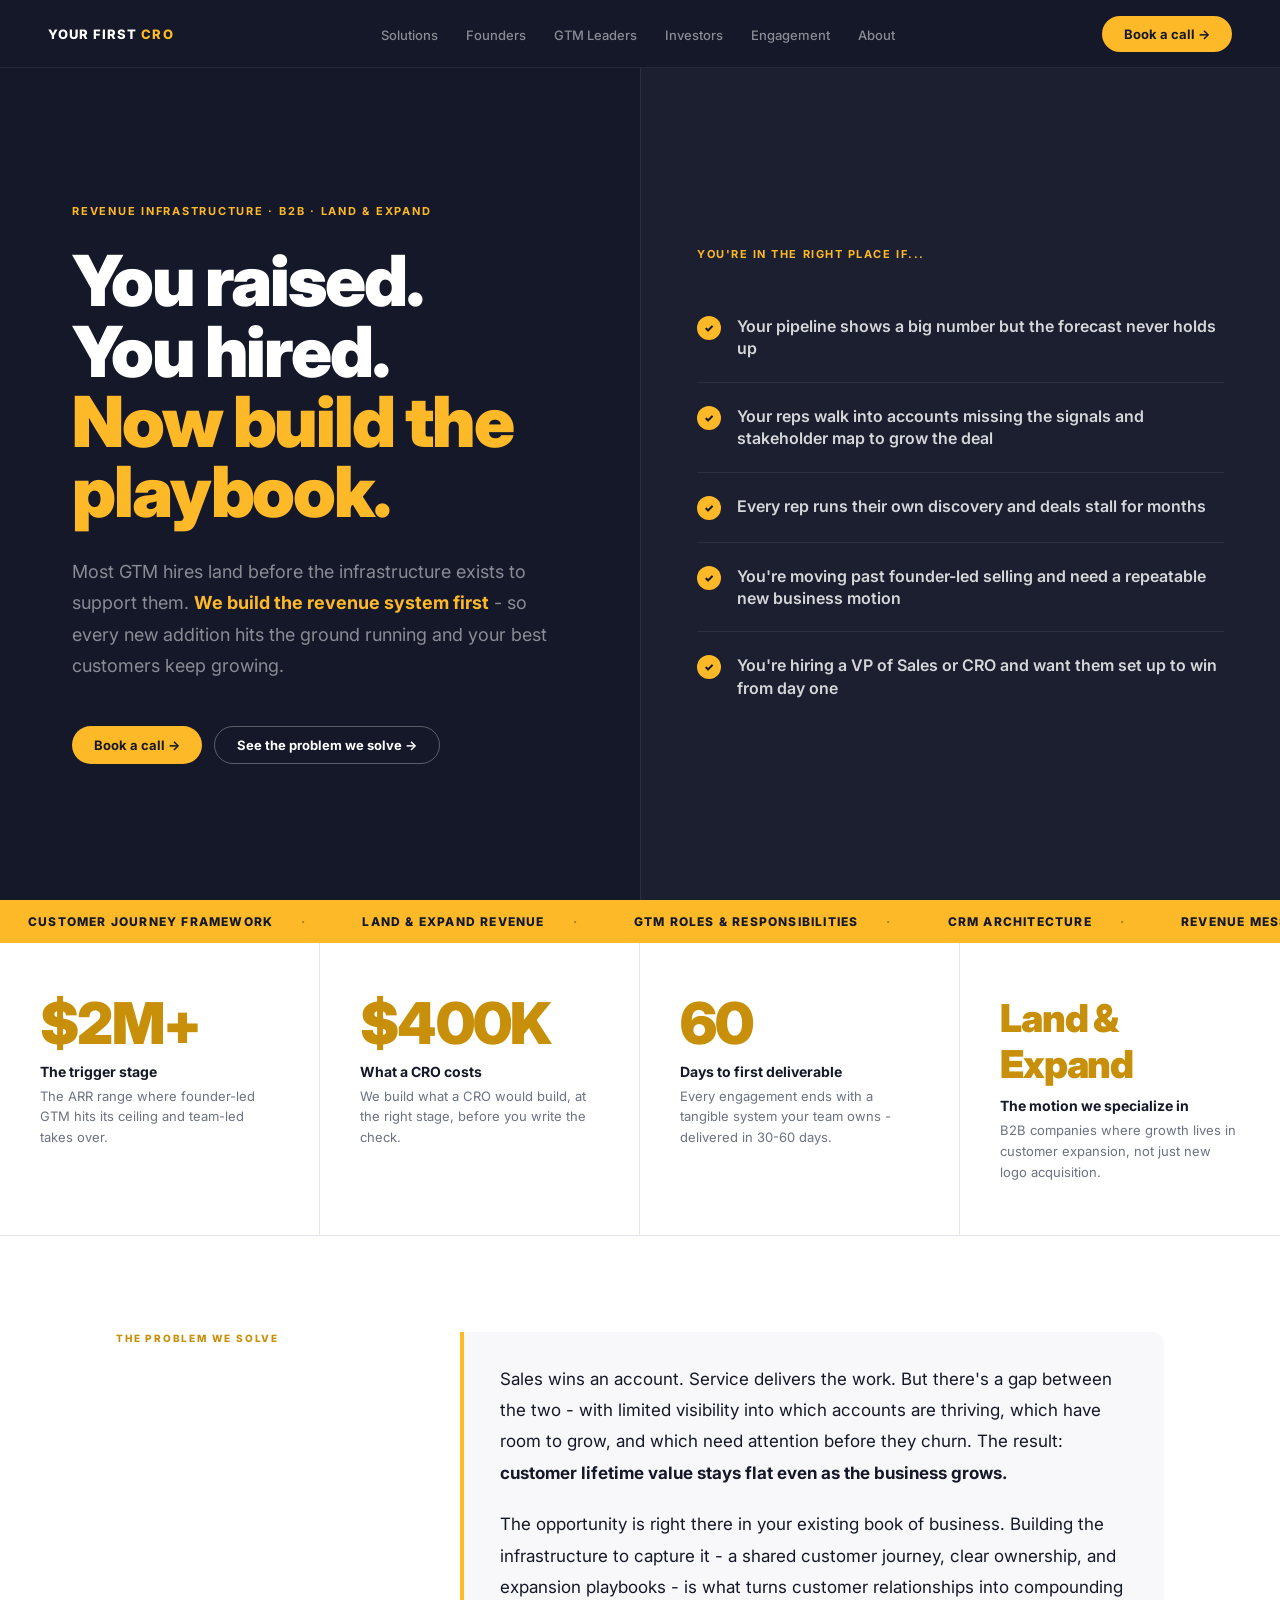
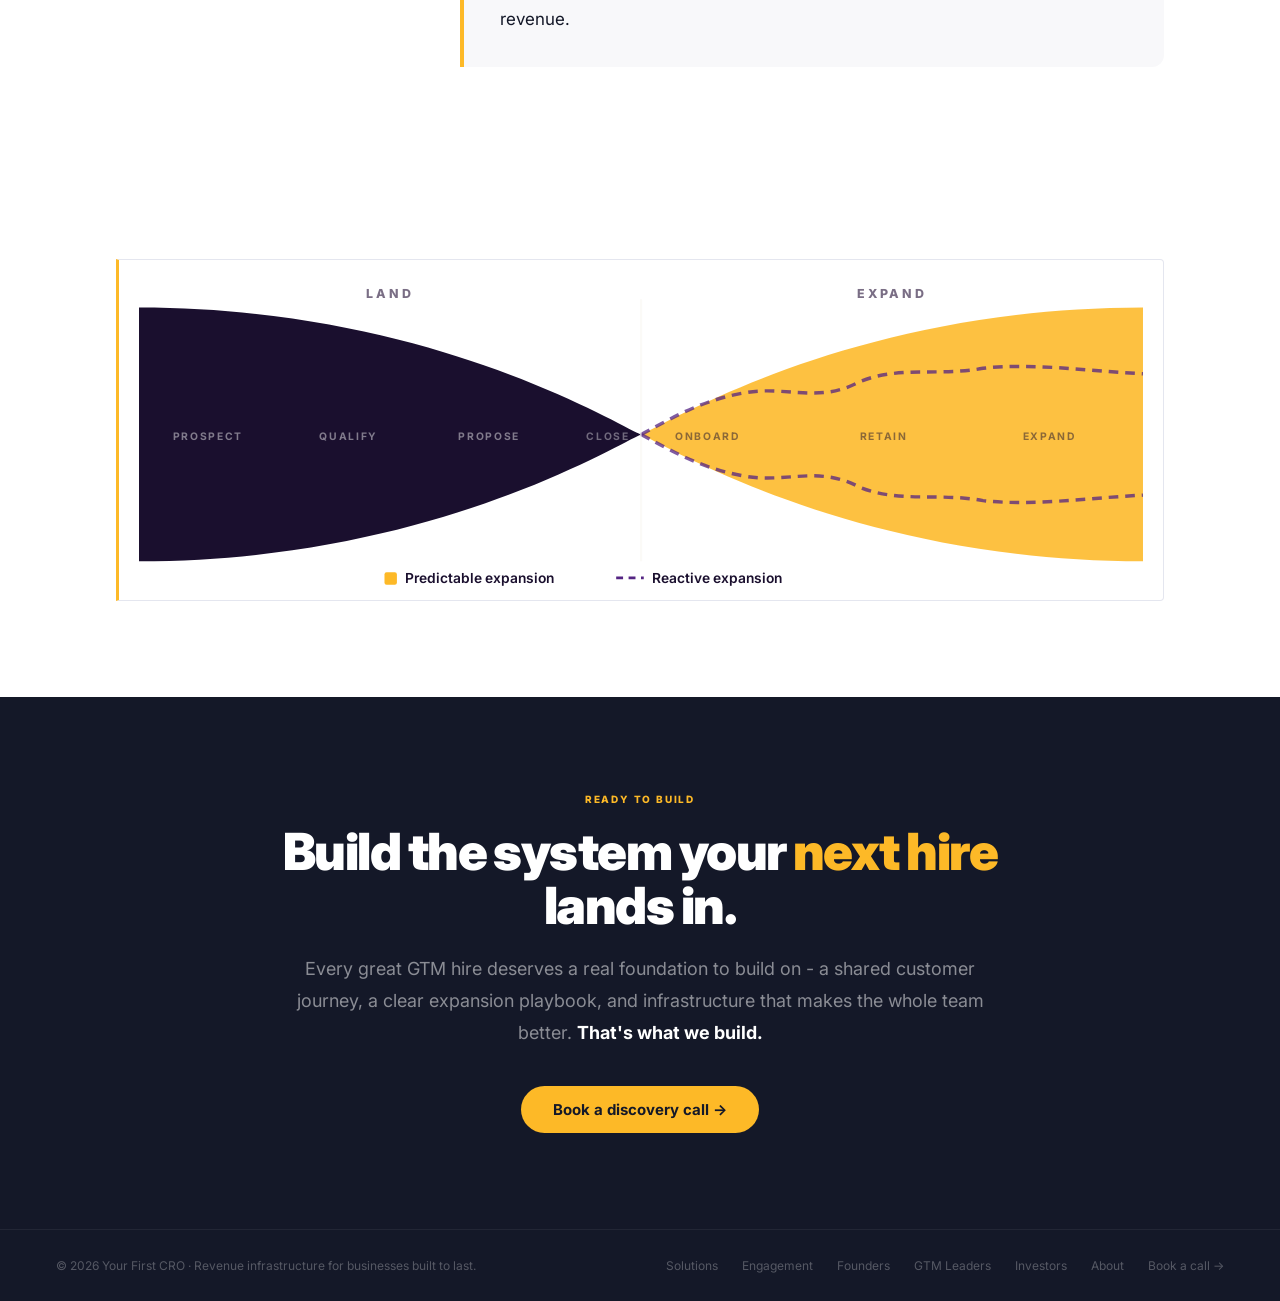
<file: index.html>
<!DOCTYPE html>
<html lang="en">
<head>
  <meta charset="UTF-8" />
  <meta name="viewport" content="width=device-width, initial-scale=1.0" />
  <title>Your First CRO — Revenue Infrastructure for B2B Companies</title>
  <link rel="preconnect" href="https://fonts.googleapis.com" />
  <link rel="preconnect" href="https://fonts.gstatic.com" crossorigin />
  <link href="https://fonts.googleapis.com/css2?family=Inter:wght@300;400;500;600;700;800;900&display=swap" rel="stylesheet" />
  <style>
    *, *::before, *::after { box-sizing: border-box; margin: 0; padding: 0; }
    :root {
      --dark:    #141828;
      --dark2:   #1C2240;
      --dark3:   #252D50;
      --white:   #FFFFFF;
      --offwhite:#F8F8FA;
      --light2:  #F0F0F4;
      --text:    #141828;
      --muted:   #6B7280;
      --border:  #E4E6EF;
      --gold:    #FDB927;
      --gold-dk: #C8900A;
    }
    html { scroll-behavior: smooth; }
    body { background: var(--white); color: var(--text); font-family: 'Inter', sans-serif; -webkit-font-smoothing: antialiased; }

    /* -- NAV -- */
    nav {
      position: fixed; top: 0; left: 0; right: 0; z-index: 100;
      display: flex; align-items: center; justify-content: space-between;
      padding: 0 48px; height: 68px;
      background: var(--dark); border-bottom: 1px solid rgba(255,255,255,.07);
    }
    .logo { font-size: 13px; font-weight: 800; letter-spacing: .08em; text-transform: uppercase; color: #fff; text-decoration: none; }
    .logo em { font-style: normal; color: var(--gold); }
    .nav-links { display: flex; gap: 28px; list-style: none; }
    .nav-links a { font-size: 13px; font-weight: 500; color: rgba(255,255,255,.5); text-decoration: none; transition: color .2s; }
    .nav-links a:hover { color: #fff; }
    .pill { display: inline-flex; align-items: center; gap: 6px; padding: 10px 22px; border-radius: 999px; font-size: 13px; font-weight: 700; text-decoration: none; border: none; cursor: pointer; transition: all .2s; }
    .pill-gold { background: var(--gold); color: var(--dark); }
    .pill-gold:hover { background: var(--gold-dk); color: #fff; transform: translateY(-1px); }
    .pill-outline { background: transparent; color: #fff; border: 1.5px solid rgba(255,255,255,.3); }
    .pill-outline:hover { border-color: var(--gold); color: var(--gold); }

    /* -- HERO -- */
    .hero {
      background: var(--dark);
      min-height: 100vh;
      display: grid;
      grid-template-columns: 1fr 1fr;
      align-items: center;
      padding-top: 68px;
      overflow: hidden;
    }
    .hero-left { padding: 80px 56px 80px 72px; }
    .hero-kicker { font-size: 11px; font-weight: 700; letter-spacing: .16em; text-transform: uppercase; color: var(--gold); margin-bottom: 28px; }
    .hero h1 { font-size: clamp(44px, 5.5vw, 76px); font-weight: 900; line-height: 1.0; letter-spacing: -.03em; color: #fff; margin-bottom: 28px; }
    .hero h1 em { font-style: normal; color: var(--gold); }
    .hero-sub { font-size: 18px; color: rgba(255,255,255,.5); line-height: 1.75; margin-bottom: 44px; max-width: 480px; }
    .hero-sub strong { color: var(--gold); font-weight: 700; }
    .hero-actions { display: flex; gap: 12px; flex-wrap: wrap; }
    .hero-right {
      background: rgba(255,255,255,.03);
      border-left: 1px solid rgba(255,255,255,.07);
      height: 100%;
      display: flex; flex-direction: column; justify-content: center;
      padding: 80px 56px;
    }
    .hero-right-label { font-size: 11px; font-weight: 700; letter-spacing: .14em; text-transform: uppercase; color: var(--gold); margin-bottom: 32px; }
    .trigger-row { display: flex; align-items: flex-start; gap: 16px; padding: 22px 0; border-bottom: 1px solid rgba(255,255,255,.07); }
    .trigger-row:last-child { border-bottom: none; }
    .t-check { width: 24px; height: 24px; border-radius: 50%; background: var(--gold); color: var(--dark); font-size: 11px; font-weight: 900; display: flex; align-items: center; justify-content: center; flex-shrink: 0; margin-top: 1px; }
    .t-text { font-size: 16px; font-weight: 600; color: rgba(255,255,255,.82); line-height: 1.4; }

    /* -- TICKER -- */
    .ticker-wrap { background: var(--gold); overflow: hidden; padding: 14px 0; }
    .ticker-inner { display: flex; width: max-content; animation: ticker 35s linear infinite; }
    .ticker-inner:hover { animation-play-state: paused; }
    .ticker-item { font-size: 12px; font-weight: 800; color: var(--dark); padding: 0 28px; text-transform: uppercase; letter-spacing: .1em; white-space: nowrap; }
    .ticker-item::after { content: '·'; margin-left: 28px; opacity: .35; }
    @keyframes ticker { from { transform: translateX(0); } to { transform: translateX(-50%); } }

    /* -- STATS -- */
    .stats-row { display: grid; grid-template-columns: repeat(4, 1fr); background: var(--white); border-bottom: 1px solid var(--border); }
    .stat-block { padding: 52px 40px; border-right: 1px solid var(--border); }
    .stat-block:last-child { border-right: none; }
    .stat-num { font-size: clamp(38px, 4.5vw, 60px); font-weight: 900; letter-spacing: -.03em; color: var(--gold-dk); line-height: 1; margin-bottom: 10px; }
    .stat-label { font-size: 14px; font-weight: 700; color: var(--text); margin-bottom: 6px; }
    .stat-desc { font-size: 13px; color: var(--muted); line-height: 1.6; }

    /* -- SECTION HELPERS -- */
    .sec-dark { background: var(--dark); color: #fff; }
    .sec-white { background: var(--white); }
    .sec-offwhite { background: var(--offwhite); }
    .wrap { max-width: 1160px; margin: 0 auto; padding: 96px 56px; }
    .wrap-sm { max-width: 820px; margin: 0 auto; padding: 96px 56px; }
    .section-kicker { font-size: 10px; font-weight: 800; letter-spacing: .18em; text-transform: uppercase; color: var(--gold-dk); margin-bottom: 16px; }
    .section-kicker-light { color: var(--gold); }
    .section-h2 { font-size: clamp(30px, 3.8vw, 50px); font-weight: 900; line-height: 1.05; letter-spacing: -.03em; }

    /* -- PROBLEM -- */
    .problem-grid { display: grid; grid-template-columns: 280px 1fr; gap: 64px; align-items: start; }
    .problem-label { font-size: 10px; font-weight: 800; letter-spacing: .18em; text-transform: uppercase; color: var(--muted); padding-top: 4px; }
    .problem-card { border-left: 4px solid var(--gold); padding: 32px 36px; background: var(--offwhite); border-radius: 0 12px 12px 0; }
    .problem-card p { font-size: 17px; color: var(--text); line-height: 1.85; margin-bottom: 20px; }
    .problem-card p:last-child { margin-bottom: 0; }
    .problem-card strong { color: var(--dark); font-weight: 700; }

    /* -- FUNNEL -- */
    .funnel-header { margin-bottom: 48px; }
    .funnel-header h2 { font-size: clamp(28px, 3.5vw, 46px); font-weight: 900; line-height: 1.05; letter-spacing: -.03em; color: #fff; margin-top: 12px; }
    .funnel-header h2 em { font-style: normal; color: var(--gold); }
    .funnel-legend { display: flex; gap: 32px; margin-top: 24px; align-items: center; }
    .legend-item { display: flex; align-items: center; gap: 10px; font-size: 13px; font-weight: 600; color: rgba(255,255,255,.45); }
    .legend-line { width: 32px; height: 2px; }
    .legend-line.solid { background: #fff; }
    .legend-line.dashed { background: transparent; border-top: 2px dashed rgba(255,255,255,.5); }

    /* -- CTA -- */
    .cta-wrap { background: var(--dark); padding: 96px 56px; text-align: center; }
    .cta-inner { max-width: 720px; margin: 0 auto; }
    .cta-inner h2 { font-size: clamp(32px, 4vw, 56px); font-weight: 900; line-height: 1.05; letter-spacing: -.03em; color: #fff; margin-bottom: 20px; }
    .cta-inner h2 em { font-style: normal; color: var(--gold); }
    .cta-inner p { font-size: 18px; color: rgba(255,255,255,.5); line-height: 1.8; margin-bottom: 36px; }
    .cta-inner strong { color: #fff; }

    /* -- ABOUT -- */
    .about-grid { display: grid; grid-template-columns: 1fr 320px; gap: 80px; align-items: start; }
    .about-bio p { font-size: 17px; color: var(--text); line-height: 1.85; margin-bottom: 24px; }
    .about-bio p:last-child { margin-bottom: 0; }
    .about-bio strong { font-weight: 700; }
    .about-sidebar { background: var(--dark); border-radius: 16px; padding: 36px; }
    .about-row { margin-bottom: 24px; padding-bottom: 24px; border-bottom: 1px solid rgba(255,255,255,.08); }
    .about-row:last-child { margin-bottom: 0; padding-bottom: 0; border-bottom: none; }
    .about-row-label { font-size: 9px; font-weight: 800; letter-spacing: .18em; text-transform: uppercase; color: rgba(255,255,255,.35); margin-bottom: 8px; }
    .about-row-value { font-size: 14px; font-weight: 700; color: #fff; line-height: 1.55; }
    .about-name { font-size: 22px; font-weight: 900; color: var(--text); letter-spacing: -.02em; margin-bottom: 4px; }
    .about-email { font-size: 14px; color: var(--gold-dk); font-weight: 500; margin-bottom: 40px; }

    /* -- FOOTER -- */
    footer { background: var(--dark); padding: 28px 56px; display: flex; align-items: center; justify-content: space-between; border-top: 1px solid rgba(255,255,255,.06); }
    footer p { font-size: 12px; color: rgba(255,255,255,.28); }
    footer a { font-size: 12px; color: rgba(255,255,255,.28); text-decoration: none; transition: color .2s; }
    footer a:hover { color: var(--gold); }
    .footer-links { display: flex; gap: 24px; }

    /* -- MOBILE -- */
    @media (max-width: 768px) {
      nav { padding: 0 20px; }
      .nav-links { display: none; }
      .hero { grid-template-columns: 1fr; min-height: auto; }
      .hero-left { padding: 80px 24px 48px; }
      .hero-right { border-left: none; border-top: 1px solid rgba(255,255,255,.07); padding: 48px 24px; }
      .wrap, .wrap-sm { padding: 64px 24px; }
      .stats-row { grid-template-columns: 1fr 1fr; }
      .stat-block { border-right: none; border-bottom: 1px solid var(--border); padding: 36px 24px; }
      .problem-grid { grid-template-columns: 1fr; gap: 24px; }
      .about-grid { grid-template-columns: 1fr; gap: 40px; }
      .cta-wrap { padding: 64px 24px; text-align: center; }
      footer { flex-direction: column; gap: 8px; text-align: center; padding: 24px; }
      .footer-links { flex-direction: column; gap: 8px; align-items: center; }
      .funnel-svg { transform: scale(1.6); transform-origin: center center; margin: 20px 0; }
      .funnel-container { overflow: hidden; }
    }
  </style>
  <link rel="stylesheet" href="mobile.css" />
</head>
<body>

<!-- NAV -->
<nav>
  <a href="/" class="logo">Your First <em>CRO</em></a>
  <ul class="nav-links">
    <li><a href="solutions.html">Solutions</a></li>
    <li><a href="founders.html">Founders</a></li>
    <li><a href="gtm-leaders.html">GTM Leaders</a></li>
    <li><a href="investors.html">Investors</a></li>
    <li><a href="engagement.html">Engagement</a></li>
    <li><a href="about.html">About</a></li>
  </ul>
  <a href="book.html" class="pill pill-gold">Book a call →</a>
  <button class="nav-hamburger" id="hamburger" aria-label="Open menu">
    <span></span><span></span><span></span>
  </button>
</nav>

<!-- HERO -->
<section class="hero">
  <div class="hero-left">
    <div class="hero-kicker">Revenue Infrastructure · B2B · Land & Expand</div>
    <h1>You raised.<br>You hired.<br><em>Now build the playbook.</em></h1>
    <p class="hero-sub">Most GTM hires land before the infrastructure exists to support them. <strong>We build the revenue system first</strong> - so every new addition hits the ground running and your best customers keep growing.</p>
    <div class="hero-actions">
      <a href="book.html" class="pill pill-gold">Book a call →</a>
      <a href="#problem" class="pill pill-outline">See the problem we solve →</a>
    </div>
  </div>
  <div class="hero-right">
    <div class="hero-right-label">You're in the right place if...</div>
    <div class="trigger-row">
      <div class="t-check">✓</div>
      <span class="t-text">Your pipeline shows a big number but the forecast never holds up</span>
    </div>
    <div class="trigger-row">
      <div class="t-check">✓</div>
      <span class="t-text">Your reps walk into accounts missing the signals and stakeholder map to grow the deal</span>
    </div>
    <div class="trigger-row">
      <div class="t-check">✓</div>
      <span class="t-text">Every rep runs their own discovery and deals stall for months</span>
    </div>
    <div class="trigger-row">
      <div class="t-check">✓</div>
      <span class="t-text">You're moving past founder-led selling and need a repeatable new business motion</span>
    </div>
    <div class="trigger-row">
      <div class="t-check">✓</div>
      <span class="t-text">You're hiring a VP of Sales or CRO and want them set up to win from day one</span>
    </div>
  </div>
</section>

<!-- TICKER -->
<div class="ticker-wrap">
  <div class="ticker-inner">
    <span class="ticker-item">Customer Journey Framework</span>
    <span class="ticker-item">Land & Expand Revenue</span>
    <span class="ticker-item">GTM Roles & Responsibilities</span>
    <span class="ticker-item">CRM Architecture</span>
    <span class="ticker-item">Revenue Messaging</span>
    <span class="ticker-item">AI Workflow Agents</span>
    <span class="ticker-item">Outsourced Revenue Partner</span>
    <span class="ticker-item">Time to Value</span>
    <span class="ticker-item">Expansion Playbook</span>
    <span class="ticker-item">Customer Journey Framework</span>
    <span class="ticker-item">Land & Expand Revenue</span>
    <span class="ticker-item">GTM Roles & Responsibilities</span>
    <span class="ticker-item">CRM Architecture</span>
    <span class="ticker-item">Revenue Messaging</span>
    <span class="ticker-item">AI Workflow Agents</span>
    <span class="ticker-item">Outsourced Revenue Partner</span>
    <span class="ticker-item">Time to Value</span>
    <span class="ticker-item">Expansion Playbook</span>
  </div>
</div>

<!-- STATS -->
<section>
  <div class="stats-row">
    <div class="stat-block">
      <div class="stat-num">$2M+</div>
      <div class="stat-label">The trigger stage</div>
      <div class="stat-desc">The ARR range where founder-led GTM hits its ceiling and team-led takes over.</div>
    </div>
    <div class="stat-block">
      <div class="stat-num">$400K</div>
      <div class="stat-label">What a CRO costs</div>
      <div class="stat-desc">We build what a CRO would build, at the right stage, before you write the check.</div>
    </div>
    <div class="stat-block">
      <div class="stat-num">60</div>
      <div class="stat-label">Days to first deliverable</div>
      <div class="stat-desc">Every engagement ends with a tangible system your team owns - delivered in 30-60 days.</div>
    </div>
    <div class="stat-block">
      <div class="stat-num" style="font-size:clamp(26px,3vw,42px);line-height:1.2;">Land &<br>Expand</div>
      <div class="stat-label">The motion we specialize in</div>
      <div class="stat-desc">B2B companies where growth lives in customer expansion, not just new logo acquisition.</div>
    </div>
  </div>
</section>

<!-- THE PROBLEM -->
<section class="sec-white" id="problem">
  <div class="wrap">
    <div class="problem-grid">
      <div>
        <div class="section-kicker">The problem we solve</div>
      </div>
      <div class="problem-card">
        <p>Sales wins an account. Service delivers the work. But there's a gap between the two - with limited visibility into which accounts are thriving, which have room to grow, and which need attention before they churn. The result: <strong>customer lifetime value stays flat even as the business grows.</strong></p>
        <p>The opportunity is right there in your existing book of business. Building the infrastructure to capture it - a shared customer journey, clear ownership, and expansion playbooks - is what turns customer relationships into compounding revenue.</p>
      </div>
    </div>
  </div>
</section>

<!-- LAND & EXPAND FUNNEL -->
<section class="sec-white" id="funnel">
  <div class="wrap">
    <div class="funnel-container" style="background:var(--white);padding:20px 20px 14px;border-radius:0 4px 4px 0;border:1px solid var(--border);border-left:3px solid var(--gold);">
      <svg viewBox="0 0 728 222" xmlns="http://www.w3.org/2000/svg" style="width:100%;height:auto;display:block;" class="funnel-svg">
        <defs>
          <style>
            .f-head { font-family: Inter, sans-serif; font-size: 9px; font-weight: 800; letter-spacing: 2px; }
            .f-stage { font-family: Inter, sans-serif; font-size: 7.5px; font-weight: 700; letter-spacing: 1.2px; }
            .f-cap { font-family: Inter, sans-serif; font-size: 10px; font-weight: 600; }
          </style>
        </defs>
        <text x="182" y="13" text-anchor="middle" class="f-head" fill="#7A6E85">LAND</text>
        <text x="546" y="13" text-anchor="middle" class="f-head" fill="#7A6E85">EXPAND</text>
        <path d="M 0,20 C 210,20 345,104 364,112 C 345,120 210,204 0,204 Z" fill="#1A0F2E"/>
        <path d="M 364,112 C 383,104 518,20 728,20 L 728,204 C 518,204 383,120 364,112 Z" fill="#FDB927" opacity="0.88"/>
        <path d="M 364,112 C 380,104 404,88 438,82 C 468,76 492,90 522,74 C 550,62 580,70 612,64 C 648,60 688,66 728,68" fill="none" stroke="#552583" stroke-width="2.5" stroke-dasharray="7,5" opacity="0.75"/>
        <path d="M 364,112 C 380,120 404,136 438,142 C 468,148 492,134 522,150 C 550,162 580,154 612,160 C 648,164 688,158 728,156" fill="none" stroke="#552583" stroke-width="2.5" stroke-dasharray="7,5" opacity="0.75"/>
        <line x1="364" y1="14" x2="364" y2="204" stroke="rgba(247,243,238,0.45)" stroke-width="1.5"/>
        <text x="50"  y="116" text-anchor="middle" class="f-stage" fill="rgba(255,255,255,0.45)">PROSPECT</text>
        <text x="152" y="116" text-anchor="middle" class="f-stage" fill="rgba(255,255,255,0.45)">QUALIFY</text>
        <text x="254" y="116" text-anchor="middle" class="f-stage" fill="rgba(255,255,255,0.45)">PROPOSE</text>
        <text x="340" y="116" text-anchor="middle" class="f-stage" fill="rgba(255,255,255,0.38)" font-size="6.5">CLOSE</text>
        <text x="412" y="116" text-anchor="middle" class="f-stage" fill="rgba(26,15,46,0.5)">ONBOARD</text>
        <text x="540" y="116" text-anchor="middle" class="f-stage" fill="rgba(26,15,46,0.5)">RETAIN</text>
        <text x="660" y="116" text-anchor="middle" class="f-stage" fill="rgba(26,15,46,0.5)">EXPAND</text>
        <rect x="178" y="212" width="9" height="9" fill="#FDB927" rx="1.5"/>
        <text x="193" y="220" class="f-cap" fill="#1A0F2E">Predictable expansion</text>
        <line x1="346" y1="216" x2="366" y2="216" stroke="#552583" stroke-width="2" stroke-dasharray="5,4"/>
        <text x="372" y="220" class="f-cap" fill="#1A0F2E">Reactive expansion</text>
      </svg>
    </div>
  </div>
</section>

<!-- CTA -->
<section id="cta">
  <div class="cta-wrap">
    <div class="cta-inner">
      <div class="section-kicker section-kicker-light" style="margin-bottom:20px;">Ready to build</div>
      <h2>Build the system your <em>next hire</em> lands in.</h2>
      <p>Every great GTM hire deserves a real foundation to build on - a shared customer journey, a clear expansion playbook, and infrastructure that makes the whole team better. <strong>That's what we build.</strong></p>
      <a href="book.html" class="pill pill-gold" style="font-size:15px;padding:14px 32px;">Book a discovery call →</a>
    </div>
  </div>
</section>

<!-- FOOTER -->
<footer>
  <p>© 2026 Your First CRO · Revenue infrastructure for businesses built to last.</p>
  <div class="footer-links">
    <a href="solutions.html">Solutions</a>
    <a href="engagement.html">Engagement</a>
    <a href="founders.html">Founders</a>
    <a href="gtm-leaders.html">GTM Leaders</a>
    <a href="investors.html">Investors</a>
    <a href="about.html">About</a>
    <a href="book.html">Book a call →</a>
  </div>
</footer>

<!-- MOBILE NAV DRAWER -->
<div class="nav-drawer" id="navDrawer">
  <a href="/">Home</a>
  <a href="solutions.html">Solutions</a>
  <a href="founders.html">Founders</a>
  <a href="gtm-leaders.html">GTM Leaders</a>
  <a href="investors.html">Investors</a>
  <a href="engagement.html">Engagement</a>
  <a href="about.html">About</a>
  <a href="book.html">Book a free call →</a>
</div>
<script>
  var btn = document.getElementById("hamburger");
  var drawer = document.getElementById("navDrawer");
  btn.addEventListener("click", function() {
    btn.classList.toggle("open");
    drawer.classList.toggle("open");
  });
  drawer.querySelectorAll("a").forEach(function(a) {
    a.addEventListener("click", function() {
      btn.classList.remove("open");
      drawer.classList.remove("open");
    });
  });
</script>
</body>
</html>
</file>
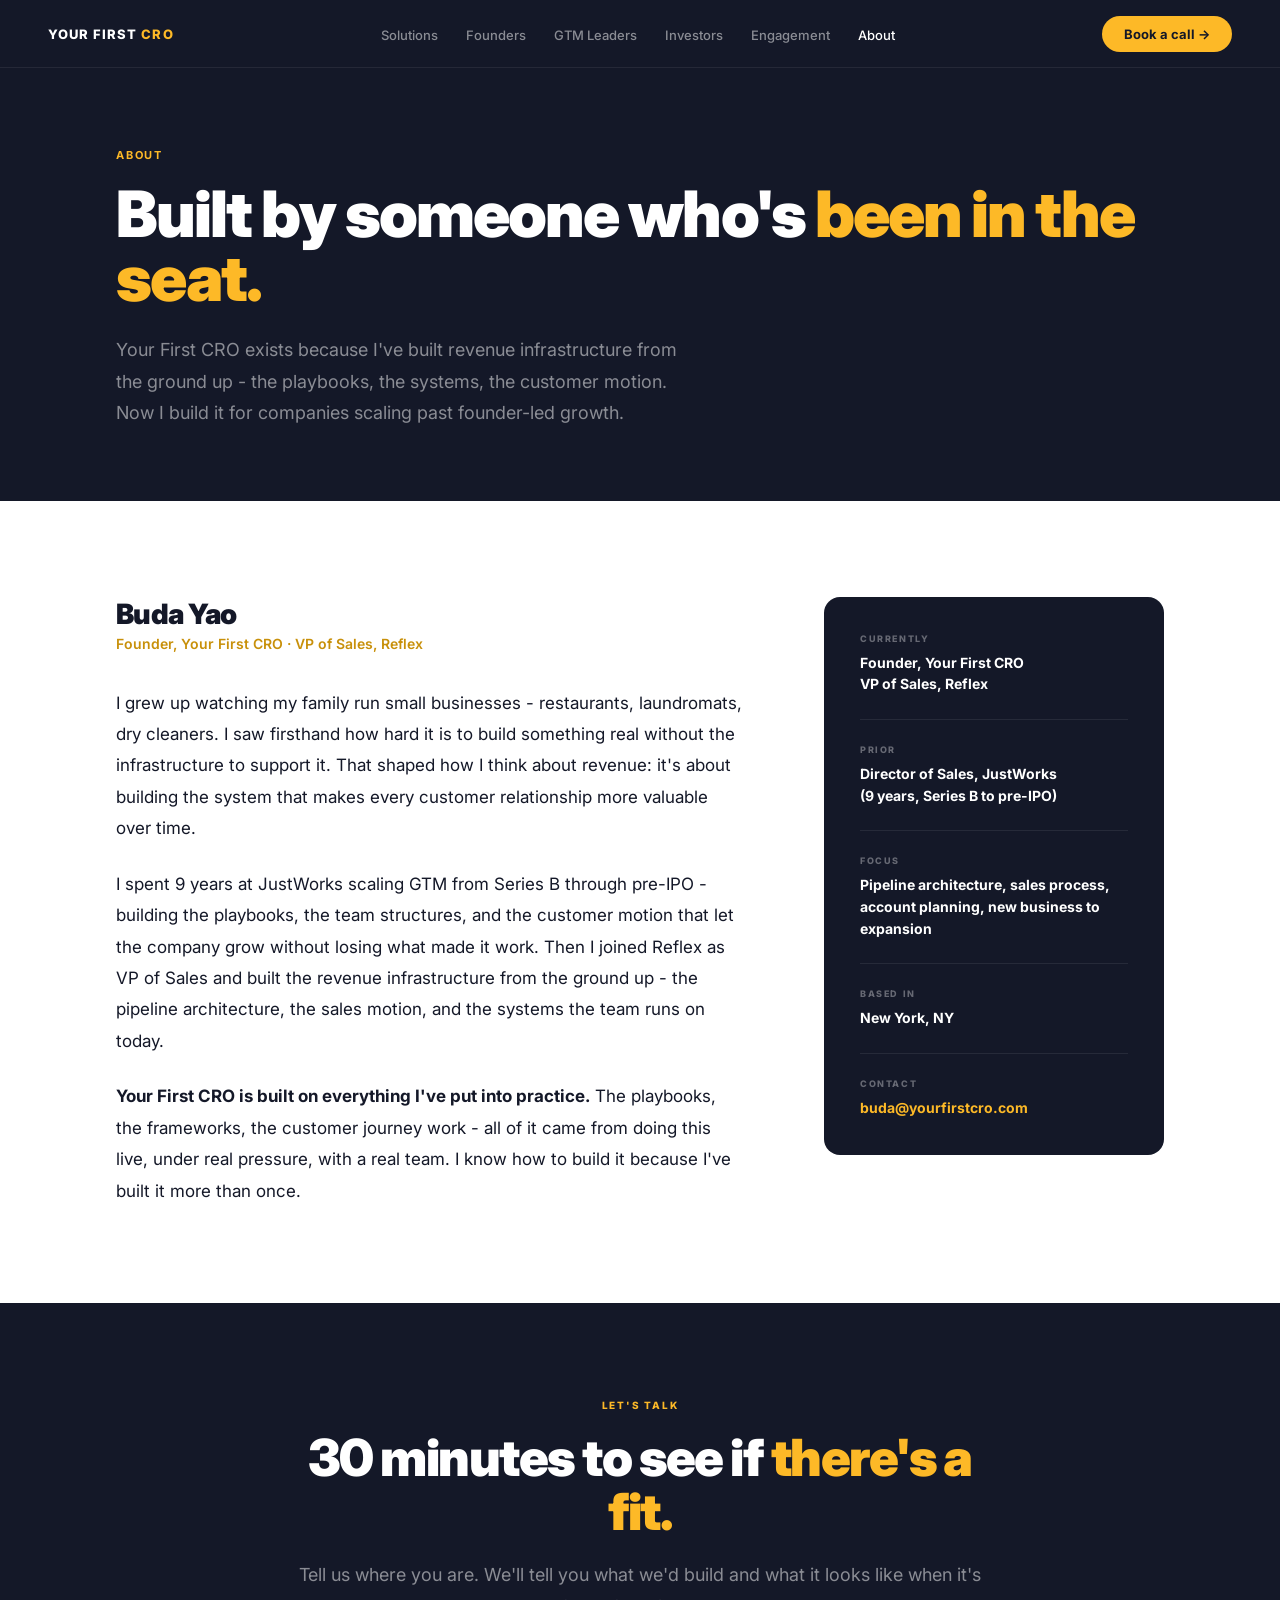
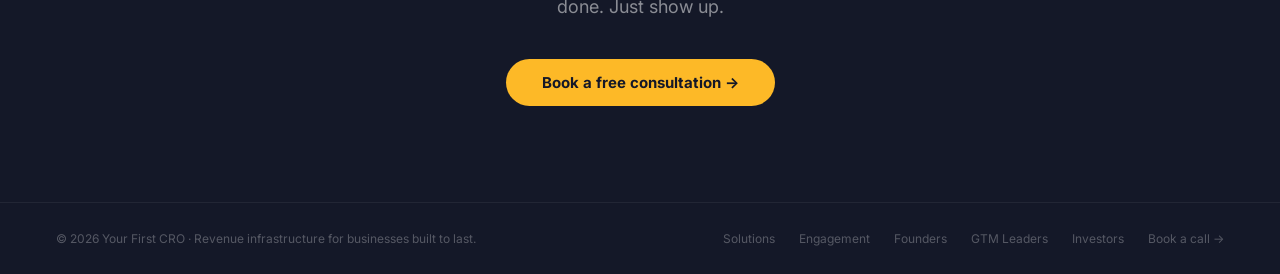
<file: about.html>
<!DOCTYPE html>
<html lang="en">
<head>
  <meta charset="UTF-8" />
  <meta name="viewport" content="width=device-width, initial-scale=1.0" />
  <title>About — Your First CRO</title>
  <link rel="preconnect" href="https://fonts.googleapis.com" />
  <link rel="preconnect" href="https://fonts.gstatic.com" crossorigin />
  <link href="https://fonts.googleapis.com/css2?family=Inter:wght@300;400;500;600;700;800;900&display=swap" rel="stylesheet" />
  <style>
    *, *::before, *::after { box-sizing: border-box; margin: 0; padding: 0; }
    :root {
      --dark:    #141828;
      --dark2:   #1C2240;
      --white:   #FFFFFF;
      --offwhite:#F8F8FA;
      --text:    #141828;
      --muted:   #6B7280;
      --border:  #E4E6EF;
      --gold:    #FDB927;
      --gold-dk: #C8900A;
    }
    html { scroll-behavior: smooth; }
    body { background: var(--white); color: var(--text); font-family: 'Inter', sans-serif; -webkit-font-smoothing: antialiased; }

    /* -- NAV -- */
    nav {
      position: fixed; top: 0; left: 0; right: 0; z-index: 100;
      display: flex; align-items: center; justify-content: space-between;
      padding: 0 48px; height: 68px;
      background: var(--dark); border-bottom: 1px solid rgba(255,255,255,.07);
    }
    .logo { font-size: 13px; font-weight: 800; letter-spacing: .08em; text-transform: uppercase; color: #fff; text-decoration: none; }
    .logo em { font-style: normal; color: var(--gold); }
    .nav-links { display: flex; gap: 28px; list-style: none; }
    .nav-links a { font-size: 13px; font-weight: 500; color: rgba(255,255,255,.5); text-decoration: none; transition: color .2s; }
    .nav-links a:hover, .nav-links a.active { color: #fff; }
    .pill { display: inline-flex; align-items: center; gap: 6px; padding: 10px 22px; border-radius: 999px; font-size: 13px; font-weight: 700; text-decoration: none; transition: all .2s; }
    .pill-gold { background: var(--gold); color: var(--dark); }
    .pill-gold:hover { background: var(--gold-dk); color: #fff; transform: translateY(-1px); }

    /* -- PAGE HERO -- */
    .page-hero { background: var(--dark); padding-top: 68px; }
    .page-hero-inner { max-width: 1160px; margin: 0 auto; padding: 80px 56px 72px; }
    .page-kicker { font-size: 11px; font-weight: 700; letter-spacing: .16em; text-transform: uppercase; color: var(--gold); margin-bottom: 20px; }
    .page-hero h1 { font-size: clamp(38px, 5vw, 68px); font-weight: 900; line-height: 1.0; letter-spacing: -.03em; color: #fff; margin-bottom: 24px; }
    .page-hero h1 em { font-style: normal; color: var(--gold); }
    .page-hero-sub { font-size: 18px; color: rgba(255,255,255,.5); line-height: 1.75; max-width: 580px; }

    /* -- SECTION -- */
    .wrap { max-width: 1160px; margin: 0 auto; padding: 96px 56px; }
    .section-kicker { font-size: 10px; font-weight: 800; letter-spacing: .18em; text-transform: uppercase; color: var(--gold-dk); margin-bottom: 16px; }
    .section-kicker-light { color: var(--gold); }
    .sec-offwhite { background: var(--offwhite); }

    /* -- ABOUT MAIN -- */
    .about-grid { display: grid; grid-template-columns: 1fr 340px; gap: 80px; align-items: start; }
    .about-bio p { font-size: 17px; color: var(--text); line-height: 1.85; margin-bottom: 24px; }
    .about-bio p:last-child { margin-bottom: 0; }
    .about-bio strong { font-weight: 700; }
    .about-name { font-size: 28px; font-weight: 900; color: var(--text); letter-spacing: -.02em; margin-bottom: 4px; }
    .about-title { font-size: 14px; color: var(--gold-dk); font-weight: 600; margin-bottom: 36px; }
    .about-sidebar { background: var(--dark); border-radius: 16px; padding: 36px; }
    .about-row { margin-bottom: 24px; padding-bottom: 24px; border-bottom: 1px solid rgba(255,255,255,.08); }
    .about-row:last-child { margin-bottom: 0; padding-bottom: 0; border-bottom: none; }
    .about-row-label { font-size: 9px; font-weight: 800; letter-spacing: .18em; text-transform: uppercase; color: rgba(255,255,255,.35); margin-bottom: 8px; }
    .about-row-value { font-size: 14px; font-weight: 700; color: #fff; line-height: 1.55; }

    /* -- WHY THIS -- */
    .why-grid { display: grid; grid-template-columns: 1fr 1fr; gap: 64px; align-items: start; }
    .why-h2 { font-size: clamp(28px, 3.5vw, 44px); font-weight: 900; line-height: 1.05; letter-spacing: -.03em; margin-bottom: 20px; }
    .why-h2 em { font-style: normal; color: var(--gold-dk); }
    .why-body p { font-size: 16px; color: var(--muted); line-height: 1.85; margin-bottom: 20px; }
    .why-body p:last-child { margin-bottom: 0; }
    .why-body strong { color: var(--text); font-weight: 700; }
    .why-cards { display: flex; flex-direction: column; gap: 2px; }
    .why-card { background: var(--offwhite); border-radius: 12px; padding: 28px 32px; }
    .why-card-label { font-size: 9px; font-weight: 800; letter-spacing: .16em; text-transform: uppercase; color: var(--gold-dk); margin-bottom: 8px; }
    .why-card p { font-size: 14px; color: var(--muted); line-height: 1.65; }

    /* -- CTA -- */
    .cta-wrap { background: var(--dark); padding: 96px 56px; text-align: center; }
    .cta-inner { max-width: 720px; margin: 0 auto; }
    .cta-inner h2 { font-size: clamp(32px, 4vw, 52px); font-weight: 900; line-height: 1.05; letter-spacing: -.03em; color: #fff; margin-bottom: 20px; }
    .cta-inner h2 em { font-style: normal; color: var(--gold); }
    .cta-inner p { font-size: 18px; color: rgba(255,255,255,.5); line-height: 1.8; margin-bottom: 36px; }

    /* -- FOOTER -- */
    footer { background: var(--dark); padding: 28px 56px; display: flex; align-items: center; justify-content: space-between; border-top: 1px solid rgba(255,255,255,.06); }
    footer p { font-size: 12px; color: rgba(255,255,255,.28); }
    .footer-links { display: flex; gap: 24px; }
    .footer-links a { font-size: 12px; color: rgba(255,255,255,.28); text-decoration: none; transition: color .2s; }
    .footer-links a:hover { color: var(--gold); }

    /* -- MOBILE -- */
    @media (max-width: 768px) {
      nav { padding: 0 20px; }
      .nav-links { display: none; }
      .page-hero-inner, .wrap { padding: 56px 24px; }
      .about-grid { grid-template-columns: 1fr; gap: 40px; }
      .why-grid { grid-template-columns: 1fr; gap: 40px; }
      .cta-wrap { padding: 64px 24px; }
      footer { flex-direction: column; gap: 8px; text-align: center; padding: 24px; }
      .footer-links { flex-direction: column; gap: 8px; align-items: center; }
    }
  </style>
  <link rel="stylesheet" href="mobile.css" />
</head>
<body>

<!-- NAV -->
<nav>
  <a href="/" class="logo">Your First <em>CRO</em></a>
  <ul class="nav-links">
    <li><a href="solutions.html">Solutions</a></li>
    <li><a href="founders.html">Founders</a></li>
    <li><a href="gtm-leaders.html">GTM Leaders</a></li>
    <li><a href="investors.html">Investors</a></li>
    <li><a href="engagement.html">Engagement</a></li>
    <li><a href="about.html" class="active">About</a></li>
  </ul>
  <a href="book.html" class="pill pill-gold">Book a call →</a>
  <button class="nav-hamburger" id="hamburger" aria-label="Open menu">
    <span></span><span></span><span></span>
  </button>
</nav>

<!-- PAGE HERO -->
<div class="page-hero">
  <div class="page-hero-inner">
    <div class="page-kicker">About</div>
    <h1>Built by someone who's <em>been in the seat.</em></h1>
    <p class="page-hero-sub">Your First CRO exists because I've built revenue infrastructure from the ground up - the playbooks, the systems, the customer motion. Now I build it for companies scaling past founder-led growth.</p>
  </div>
</div>

<!-- ABOUT MAIN -->
<section>
  <div class="wrap">
    <div class="about-grid">
      <div class="about-bio">
        <div class="about-name">Buda Yao</div>
        <div class="about-title">Founder, Your First CRO · VP of Sales, Reflex</div>
        <p>I grew up watching my family run small businesses - restaurants, laundromats, dry cleaners. I saw firsthand how hard it is to build something real without the infrastructure to support it. That shaped how I think about revenue: it's about building the system that makes every customer relationship more valuable over time.</p>
        <p>I spent 9 years at JustWorks scaling GTM from Series B through pre-IPO - building the playbooks, the team structures, and the customer motion that let the company grow without losing what made it work. Then I joined Reflex as VP of Sales and built the revenue infrastructure from the ground up - the pipeline architecture, the sales motion, and the systems the team runs on today.</p>
        <p><strong>Your First CRO is built on everything I've put into practice.</strong> The playbooks, the frameworks, the customer journey work - all of it came from doing this live, under real pressure, with a real team. I know how to build it because I've built it more than once.</p>
      </div>
      <div class="about-sidebar">
        <div class="about-row">
          <div class="about-row-label">Currently</div>
          <div class="about-row-value">Founder, Your First CRO<br>VP of Sales, Reflex</div>
        </div>
        <div class="about-row">
          <div class="about-row-label">Prior</div>
          <div class="about-row-value">Director of Sales, JustWorks<br>(9 years, Series B to pre-IPO)</div>
        </div>
        <div class="about-row">
          <div class="about-row-label">Focus</div>
          <div class="about-row-value">Pipeline architecture, sales process, account planning, new business to expansion</div>
        </div>
        <div class="about-row">
          <div class="about-row-label">Based in</div>
          <div class="about-row-value">New York, NY</div>
        </div>
        <div class="about-row">
          <div class="about-row-label">Contact</div>
          <div class="about-row-value" style="color:var(--gold);">buda@yourfirstcro.com</div>
        </div>
      </div>
    </div>
  </div>
</section>

<!-- CTA -->
<section>
  <div class="cta-wrap">
    <div class="cta-inner">
      <div class="section-kicker section-kicker-light" style="margin-bottom:20px;">Let's talk</div>
      <h2>30 minutes to see if <em>there's a fit.</em></h2>
      <p>Tell us where you are. We'll tell you what we'd build and what it looks like when it's done. Just show up.</p>
      <a href="book.html" class="pill pill-gold" style="font-size:15px;padding:14px 36px;">Book a free consultation →</a>
    </div>
  </div>
</section>

<!-- FOOTER -->
<footer>
  <p>© 2026 Your First CRO · Revenue infrastructure for businesses built to last.</p>
  <div class="footer-links">
    <a href="solutions.html">Solutions</a>
    <a href="engagement.html">Engagement</a>
    <a href="founders.html">Founders</a>
    <a href="gtm-leaders.html">GTM Leaders</a>
    <a href="investors.html">Investors</a>
    <a href="book.html">Book a call →</a>
  </div>
</footer>

<!-- MOBILE NAV DRAWER -->
<div class="nav-drawer" id="navDrawer">
  <a href="/">Home</a>
  <a href="solutions.html">Solutions</a>
  <a href="founders.html">Founders</a>
  <a href="gtm-leaders.html">GTM Leaders</a>
  <a href="investors.html">Investors</a>
  <a href="engagement.html">Engagement</a>
  <a href="about.html">About</a>
  <a href="book.html">Book a free call →</a>
</div>
<script>
  var btn = document.getElementById("hamburger");
  var drawer = document.getElementById("navDrawer");
  btn.addEventListener("click", function() {
    btn.classList.toggle("open");
    drawer.classList.toggle("open");
  });
  drawer.querySelectorAll("a").forEach(function(a) {
    a.addEventListener("click", function() {
      btn.classList.remove("open");
      drawer.classList.remove("open");
    });
  });
</script>
</body>
</html>
</file>
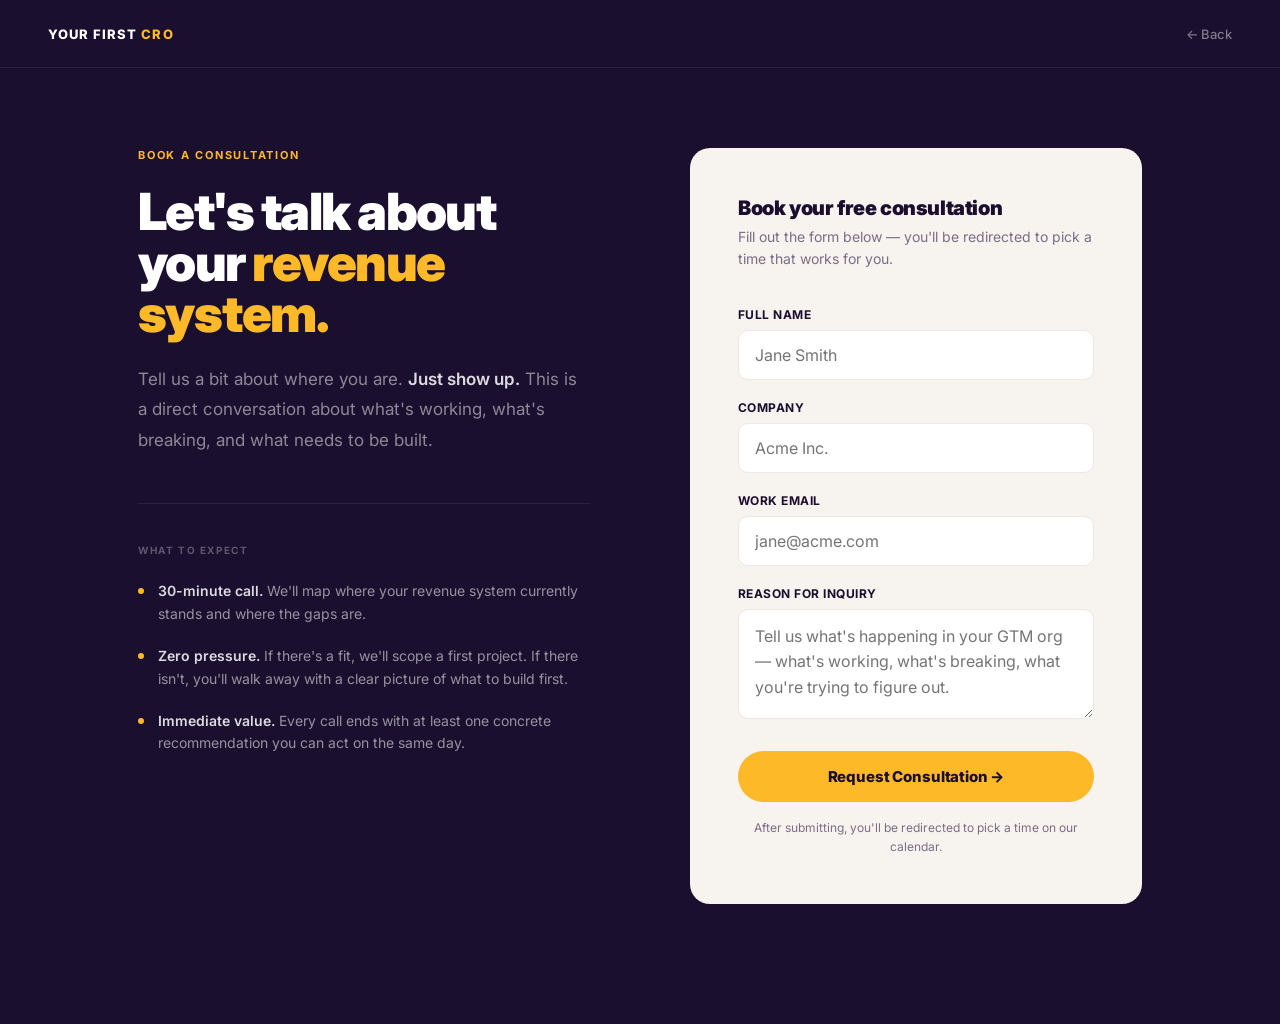
<file: book.html>
<!DOCTYPE html>
<html lang="en">
<head>
  <meta charset="UTF-8" />
  <meta name="viewport" content="width=device-width, initial-scale=1.0" />
  <title>Book a Consultation — Your First CRO</title>
  <link rel="preconnect" href="https://fonts.googleapis.com" />
  <link rel="preconnect" href="https://fonts.gstatic.com" crossorigin />
  <link href="https://fonts.googleapis.com/css2?family=Inter:wght@300;400;500;600;700;800;900&display=swap" rel="stylesheet" />
  <style>
    *, *::before, *::after { box-sizing: border-box; margin: 0; padding: 0; }
    :root {
      --dark:    #1A0F2E;
      --dark2:   #2D1B4E;
      --cream:   #F7F3EE;
      --cream2:  #EDE8E0;
      --white:   #FFFFFF;
      --text:    #1A0F2E;
      --muted:   #7A6E85;
      --purple:  #552583;
      --gold:    #FDB927;
      --gold-dk: #C8900A;
    }
    html { scroll-behavior: smooth; }
    body { background: var(--dark); color: var(--text); font-family: 'Inter', sans-serif; -webkit-font-smoothing: antialiased; min-height: 100vh; }

    /* ── NAV ── */
    nav {
      display: flex; align-items: center; justify-content: space-between;
      padding: 0 48px; height: 68px;
      border-bottom: 1px solid rgba(255,255,255,.08);
    }
    .logo { font-size: 13px; font-weight: 800; letter-spacing: .08em; text-transform: uppercase; color: #fff; text-decoration: none; }
    .logo em { font-style: normal; color: var(--gold); }
    .back-link { font-size: 13px; font-weight: 500; color: rgba(255,255,255,.45); text-decoration: none; transition: color .2s; display: flex; align-items: center; gap: 6px; }
    .back-link:hover { color: var(--gold); }

    /* ── PAGE LAYOUT ── */
    .page-wrap {
      max-width: 1100px;
      margin: 0 auto;
      padding: 80px 48px 120px;
      display: grid;
      grid-template-columns: 1fr 1fr;
      gap: 100px;
      align-items: start;
    }

    /* ── LEFT SIDE ── */
    .left-kicker { font-size: 11px; font-weight: 700; letter-spacing: .16em; text-transform: uppercase; color: var(--gold); margin-bottom: 24px; }
    .left h1 { font-size: clamp(36px, 4vw, 56px); font-weight: 900; line-height: 1.0; letter-spacing: -.03em; color: #fff; margin-bottom: 24px; }
    .left h1 em { font-style: normal; color: var(--gold); }
    .left-body { font-size: 17px; color: rgba(255,255,255,.5); line-height: 1.8; margin-bottom: 48px; }
    .left-body strong { color: rgba(255,255,255,.85); font-weight: 600; }

    .what-to-expect { border-top: 1px solid rgba(255,255,255,.08); padding-top: 40px; }
    .expect-label { font-size: 10px; font-weight: 700; letter-spacing: .16em; text-transform: uppercase; color: rgba(255,255,255,.3); margin-bottom: 24px; }
    .expect-item { display: flex; align-items: flex-start; gap: 14px; margin-bottom: 20px; }
    .expect-item:last-child { margin-bottom: 0; }
    .expect-dot { width: 6px; height: 6px; border-radius: 50%; background: var(--gold); flex-shrink: 0; margin-top: 8px; }
    .expect-text { font-size: 14px; color: rgba(255,255,255,.55); line-height: 1.6; }
    .expect-text strong { color: rgba(255,255,255,.85); font-weight: 600; }

    /* ── FORM CARD ── */
    .form-card {
      background: var(--cream);
      border-radius: 20px;
      padding: 48px;
    }
    .form-title { font-size: 20px; font-weight: 900; color: var(--text); letter-spacing: -.02em; margin-bottom: 6px; }
    .form-sub { font-size: 14px; color: var(--muted); margin-bottom: 36px; line-height: 1.6; }

    .field { margin-bottom: 20px; }
    .field label { display: block; font-size: 12px; font-weight: 700; color: var(--text); letter-spacing: .04em; text-transform: uppercase; margin-bottom: 8px; }
    .field input,
    .field textarea,
    .field select {
      width: 100%;
      background: var(--white);
      border: 1.5px solid var(--cream2);
      border-radius: 10px;
      padding: 14px 16px;
      font-size: 16px; /* 16px prevents iOS auto-zoom on focus */
      font-family: 'Inter', sans-serif;
      color: var(--text);
      transition: border-color .2s, box-shadow .2s;
      outline: none;
      appearance: none;
    }
    .field input:focus,
    .field textarea:focus,
    .field select:focus {
      border-color: var(--gold);
      box-shadow: 0 0 0 3px rgba(253,185,39,.15);
    }
    .field textarea { resize: vertical; min-height: 110px; line-height: 1.6; }

    .submit-btn {
      width: 100%;
      background: var(--gold);
      color: var(--dark);
      border: none;
      border-radius: 999px;
      padding: 16px 32px;
      font-size: 15px;
      font-weight: 800;
      font-family: 'Inter', sans-serif;
      cursor: pointer;
      transition: all .2s;
      margin-top: 8px;
      letter-spacing: -.01em;
    }
    .submit-btn:hover { background: var(--gold-dk); color: #fff; transform: translateY(-1px); box-shadow: 0 6px 20px rgba(200,144,10,.3); }
    .submit-btn:active { transform: translateY(0); }

    .form-note { font-size: 12px; color: var(--muted); text-align: center; margin-top: 16px; line-height: 1.6; }

    /* ── MOBILE ── */
    @media (max-width: 768px) {
      nav { padding: 0 24px; }
      .page-wrap { grid-template-columns: 1fr; gap: 48px; padding: 48px 24px 80px; }
      .form-card { padding: 32px 24px; }
    }
  </style>
  <link rel="stylesheet" href="mobile.css" />
</head>
<body>

<!-- NAV -->
<nav>
  <a href="/" class="logo">Your First <em>CRO</em></a>
  <a href="/" class="back-link">← Back</a>
  <button class="nav-hamburger" id="hamburger" aria-label="Open menu">
    <span></span><span></span><span></span>
  </button>
</nav>

<!-- PAGE -->
<div class="page-wrap">

  <!-- LEFT: CONTEXT -->
  <div class="left">
    <div class="left-kicker">Book a Consultation</div>
    <h1>Let's talk about your <em>revenue system.</em></h1>
    <p class="left-body">
      Tell us a bit about where you are. <strong>Just show up.</strong> This is a direct conversation about what's working, what's breaking, and what needs to be built.
    </p>

    <div class="what-to-expect">
      <div class="expect-label">What to expect</div>
      <div class="expect-item">
        <div class="expect-dot"></div>
        <div class="expect-text"><strong>30-minute call.</strong> We'll map where your revenue system currently stands and where the gaps are.</div>
      </div>
      <div class="expect-item">
        <div class="expect-dot"></div>
        <div class="expect-text"><strong>Zero pressure.</strong> If there's a fit, we'll scope a first project. If there isn't, you'll walk away with a clear picture of what to build first.</div>
      </div>
      <div class="expect-item">
        <div class="expect-dot"></div>
        <div class="expect-text"><strong>Immediate value.</strong> Every call ends with at least one concrete recommendation you can act on the same day.</div>
      </div>
    </div>
  </div>

  <!-- RIGHT: FORM -->
  <div class="form-card">
    <div class="form-title">Book your free consultation</div>
    <div class="form-sub">Fill out the form below — you'll be redirected to pick a time that works for you.</div>

    <form id="consultation-form">
      <input type="hidden" name="access_key" value="695fa5a1-60db-4a38-af8a-9e1adaca897a" />
      <input type="hidden" name="subject" value="New Consultation Request — Your First CRO" />
      <input type="hidden" name="from_name" value="Your First CRO Website" />

      <div class="field">
        <label for="name">Full Name</label>
        <input type="text" id="name" name="name" placeholder="Jane Smith" required />
      </div>

      <div class="field">
        <label for="company">Company</label>
        <input type="text" id="company" name="company" placeholder="Acme Inc." required />
      </div>

      <div class="field">
        <label for="email">Work Email</label>
        <input type="email" id="email" name="email" placeholder="jane@acme.com" required />
      </div>

      <div class="field">
        <label for="reason">Reason for Inquiry</label>
        <textarea id="reason" name="reason" placeholder="Tell us what's happening in your GTM org — what's working, what's breaking, what you're trying to figure out." required></textarea>
      </div>

      <button type="submit" class="submit-btn">Request Consultation →</button>
    </form>

    <p class="form-note">After submitting, you'll be redirected to pick a time on our calendar.</p>
  </div>

</div>

<script>
  document.getElementById('consultation-form').addEventListener('submit', async function(e) {
    e.preventDefault();
    const form = e.target;
    const btn = form.querySelector('.submit-btn');
    btn.textContent = 'Sending...';
    btn.disabled = true;

    const data = Object.fromEntries(new FormData(form));
    const response = await fetch('https://api.web3forms.com/submit', {
      method: 'POST',
      headers: { 'Content-Type': 'application/json', 'Accept': 'application/json' },
      body: JSON.stringify(data)
    });

    if (response.ok) {
      window.location.href = 'https://calendly.com/buda-yourfirstcro/30min';
    } else {
      btn.textContent = 'Request Consultation →';
      btn.disabled = false;
      alert('Something went wrong. Please try again.');
    }
  });
</script>
<!-- MOBILE NAV DRAWER -->
<div class="nav-drawer" id="navDrawer">
  <a href="/">Home</a>
  <a href="solutions.html">Solutions</a>
  <a href="founders.html">Founders</a>
  <a href="gtm-leaders.html">GTM Leaders</a>
  <a href="investors.html">Investors</a>
  <a href="engagement.html">Engagement</a>
  <a href="about.html">About</a>
  <a href="book.html">Book a free call →</a>
</div>
<script>
  var btn = document.getElementById("hamburger");
  var drawer = document.getElementById("navDrawer");
  btn.addEventListener("click", function() {
    btn.classList.toggle("open");
    drawer.classList.toggle("open");
  });
  drawer.querySelectorAll("a").forEach(function(a) {
    a.addEventListener("click", function() {
      btn.classList.remove("open");
      drawer.classList.remove("open");
    });
  });
</script>
</body>
</html>
</file>
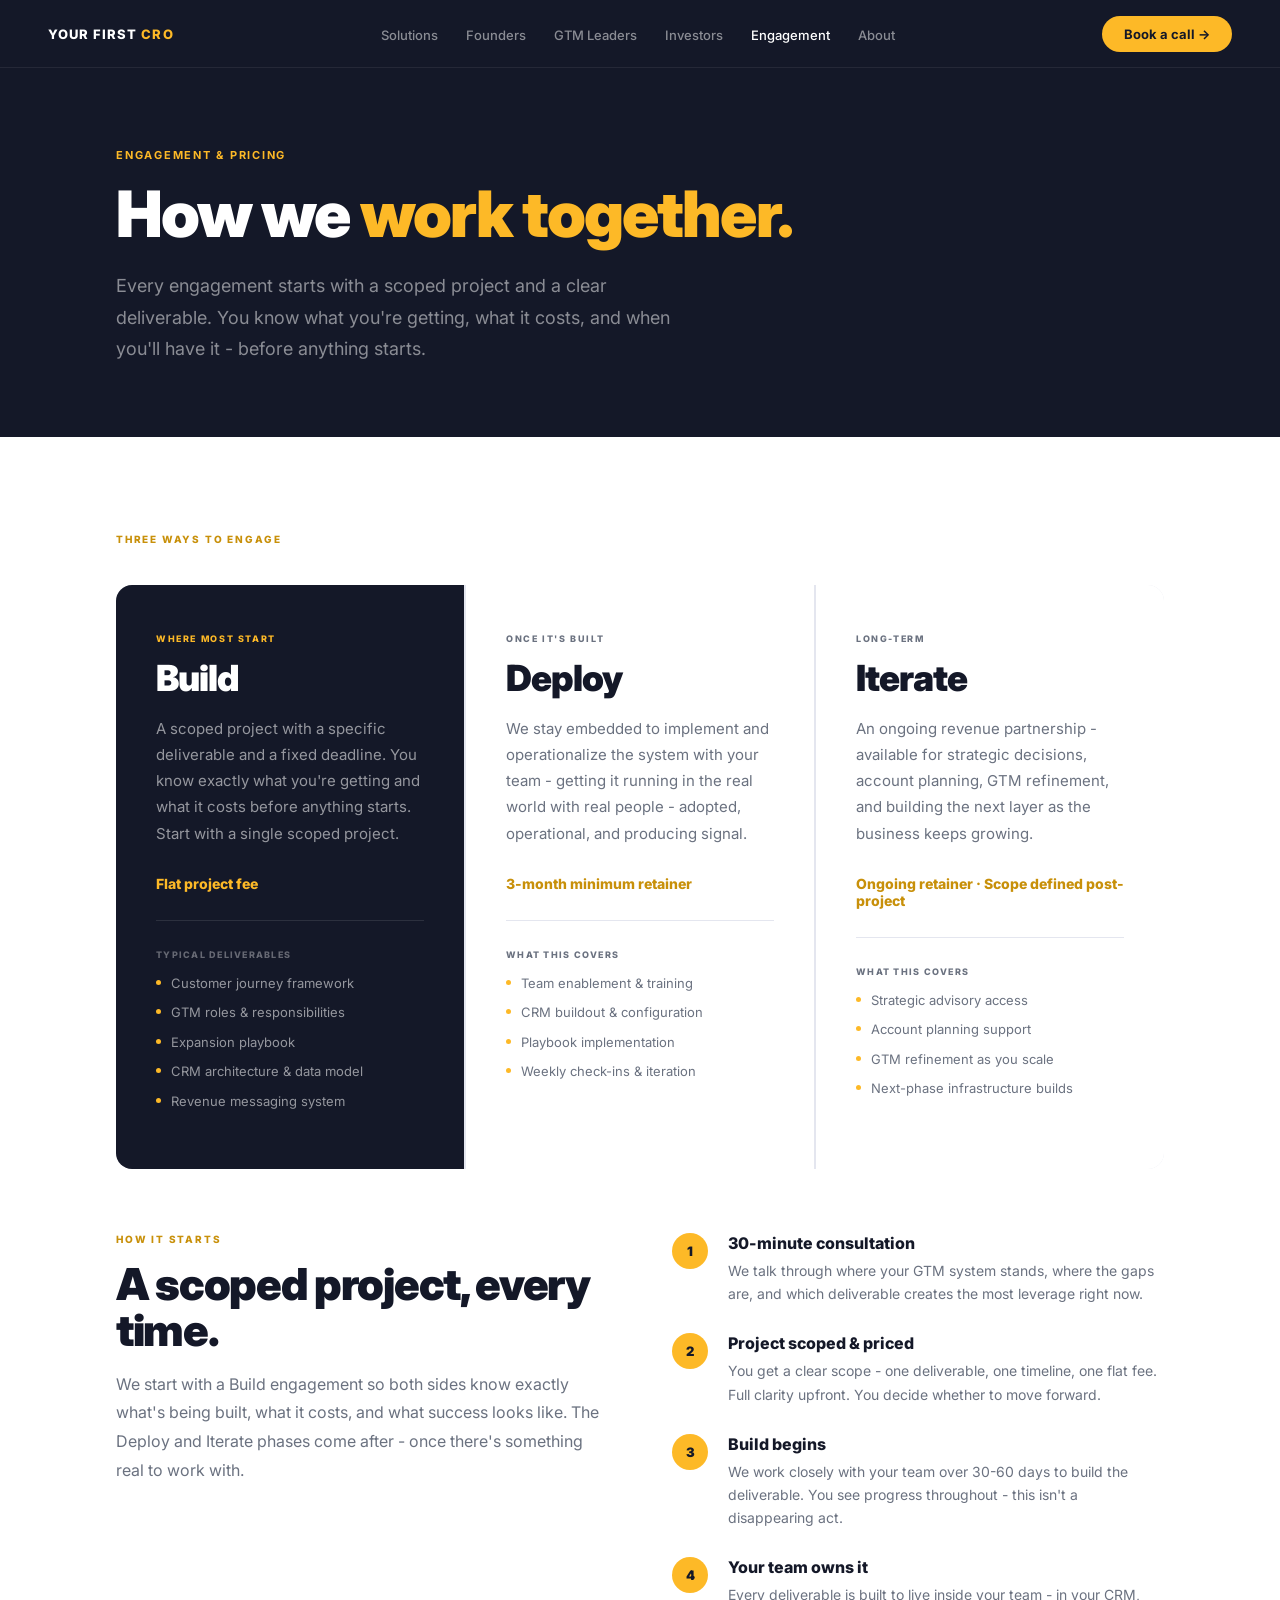
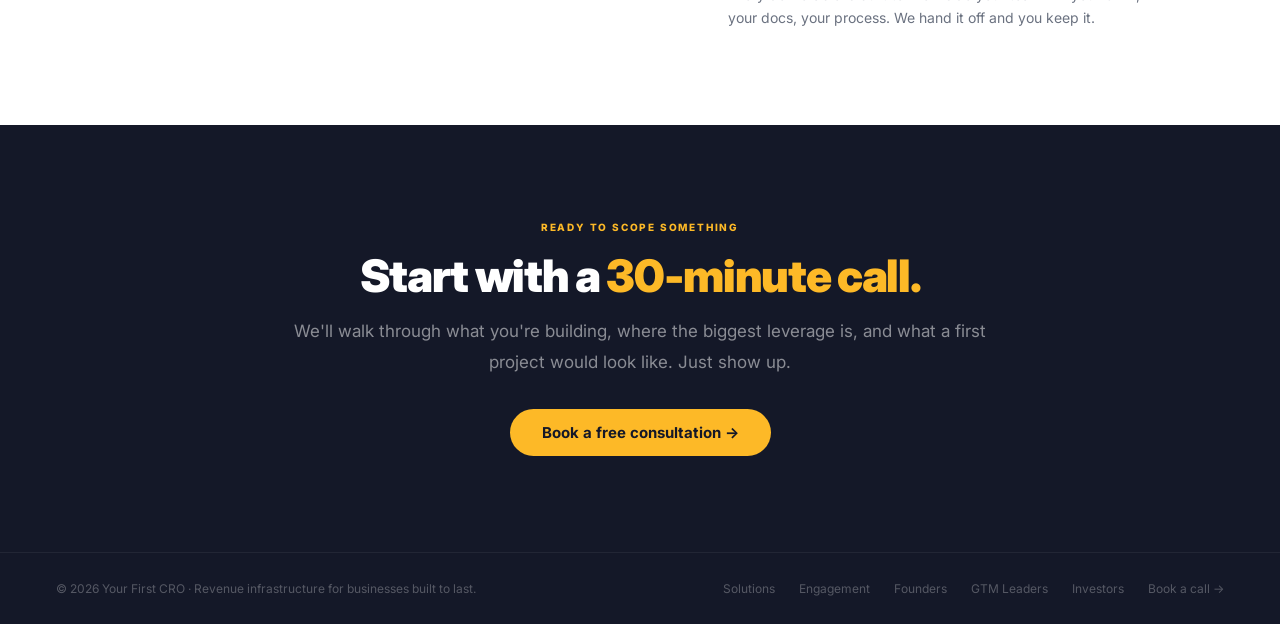
<file: engagement.html>
<!DOCTYPE html>
<html lang="en">
<head>
  <meta charset="UTF-8" />
  <meta name="viewport" content="width=device-width, initial-scale=1.0" />
  <title>Engagement & Pricing — Your First CRO</title>
  <link rel="preconnect" href="https://fonts.googleapis.com" />
  <link rel="preconnect" href="https://fonts.gstatic.com" crossorigin />
  <link href="https://fonts.googleapis.com/css2?family=Inter:wght@300;400;500;600;700;800;900&display=swap" rel="stylesheet" />
  <style>
    *, *::before, *::after { box-sizing: border-box; margin: 0; padding: 0; }
    :root {
      --dark:    #141828;
      --dark2:   #1C2240;
      --white:   #FFFFFF;
      --offwhite:#F8F8FA;
      --text:    #141828;
      --muted:   #6B7280;
      --border:  #E4E6EF;
      --gold:    #FDB927;
      --gold-dk: #C8900A;
    }
    html { scroll-behavior: smooth; }
    body { background: var(--white); color: var(--text); font-family: 'Inter', sans-serif; -webkit-font-smoothing: antialiased; }

    /* -- NAV -- */
    nav {
      position: fixed; top: 0; left: 0; right: 0; z-index: 100;
      display: flex; align-items: center; justify-content: space-between;
      padding: 0 48px; height: 68px;
      background: var(--dark); border-bottom: 1px solid rgba(255,255,255,.07);
    }
    .logo { font-size: 13px; font-weight: 800; letter-spacing: .08em; text-transform: uppercase; color: #fff; text-decoration: none; }
    .logo em { font-style: normal; color: var(--gold); }
    .nav-links { display: flex; gap: 28px; list-style: none; }
    .nav-links a { font-size: 13px; font-weight: 500; color: rgba(255,255,255,.5); text-decoration: none; transition: color .2s; }
    .nav-links a:hover, .nav-links a.active { color: #fff; }
    .pill { display: inline-flex; align-items: center; gap: 6px; padding: 10px 22px; border-radius: 999px; font-size: 13px; font-weight: 700; text-decoration: none; transition: all .2s; }
    .pill-gold { background: var(--gold); color: var(--dark); }
    .pill-gold:hover { background: var(--gold-dk); color: #fff; transform: translateY(-1px); }

    /* -- PAGE HERO -- */
    .page-hero { background: var(--dark); padding-top: 68px; }
    .page-hero-inner { max-width: 1160px; margin: 0 auto; padding: 80px 56px 72px; }
    .page-kicker { font-size: 11px; font-weight: 700; letter-spacing: .16em; text-transform: uppercase; color: var(--gold); margin-bottom: 20px; }
    .page-hero h1 { font-size: clamp(38px, 5vw, 68px); font-weight: 900; line-height: 1.0; letter-spacing: -.03em; color: #fff; margin-bottom: 24px; }
    .page-hero h1 em { font-style: normal; color: var(--gold); }
    .page-hero-sub { font-size: 18px; color: rgba(255,255,255,.5); line-height: 1.75; max-width: 580px; }

    /* -- SECTION -- */
    .wrap { max-width: 1160px; margin: 0 auto; padding: 96px 56px; }
    .section-kicker { font-size: 10px; font-weight: 800; letter-spacing: .18em; text-transform: uppercase; color: var(--gold-dk); margin-bottom: 16px; }

    /* -- ENGAGEMENT GRID -- */
    .eng-grid { display: grid; grid-template-columns: repeat(3, 1fr); gap: 2px; background: var(--border); border-radius: 16px; overflow: hidden; margin-bottom: 64px; }
    .eng-card { background: var(--white); padding: 48px 40px; }
    .eng-card.featured { background: var(--dark); }
    .eng-phase { font-size: 9px; font-weight: 800; letter-spacing: .18em; text-transform: uppercase; color: var(--muted); margin-bottom: 12px; }
    .eng-card.featured .eng-phase { color: var(--gold); }
    .eng-card h3 { font-size: 36px; font-weight: 900; color: var(--text); letter-spacing: -.03em; margin-bottom: 16px; }
    .eng-card.featured h3 { color: #fff; }
    .eng-card p { font-size: 15px; color: var(--muted); line-height: 1.75; margin-bottom: 28px; }
    .eng-card.featured p { color: rgba(255,255,255,.55); }
    .eng-fee { font-size: 14px; font-weight: 800; color: var(--gold-dk); }
    .eng-card.featured .eng-fee { color: var(--gold); }
    .eng-includes { margin-top: 28px; padding-top: 28px; border-top: 1px solid var(--border); }
    .eng-card.featured .eng-includes { border-top-color: rgba(255,255,255,.1); }
    .eng-includes-label { font-size: 9px; font-weight: 800; letter-spacing: .14em; text-transform: uppercase; color: var(--muted); margin-bottom: 14px; }
    .eng-card.featured .eng-includes-label { color: rgba(255,255,255,.35); }
    .eng-item { display: flex; align-items: flex-start; gap: 10px; margin-bottom: 10px; font-size: 13px; color: var(--muted); line-height: 1.5; }
    .eng-card.featured .eng-item { color: rgba(255,255,255,.55); }
    .eng-dot { width: 5px; height: 5px; border-radius: 50%; background: var(--gold); flex-shrink: 0; margin-top: 6px; }

    /* -- HOW IT WORKS -- */
    .how-grid { display: grid; grid-template-columns: 1fr 1fr; gap: 64px; align-items: start; }
    .how-h2 { font-size: clamp(28px, 3.5vw, 44px); font-weight: 900; line-height: 1.05; letter-spacing: -.03em; margin-bottom: 16px; }
    .how-sub { font-size: 16px; color: var(--muted); line-height: 1.8; }
    .how-steps { display: flex; flex-direction: column; gap: 28px; }
    .how-step { display: flex; gap: 20px; }
    .step-num { width: 36px; height: 36px; border-radius: 50%; background: var(--gold); color: var(--dark); font-size: 13px; font-weight: 900; display: flex; align-items: center; justify-content: center; flex-shrink: 0; }
    .step-body h4 { font-size: 16px; font-weight: 800; color: var(--text); margin-bottom: 6px; }
    .step-body p { font-size: 14px; color: var(--muted); line-height: 1.65; }

    /* -- CTA -- */
    .cta-wrap { background: var(--dark); padding: 96px 56px; text-align: center; }
    .cta-inner { max-width: 720px; margin: 0 auto; }
    .cta-inner h2 { font-size: clamp(28px, 3.5vw, 48px); font-weight: 900; line-height: 1.05; letter-spacing: -.03em; color: #fff; margin-bottom: 16px; }
    .cta-inner h2 em { font-style: normal; color: var(--gold); }
    .cta-inner p { font-size: 17px; color: rgba(255,255,255,.5); line-height: 1.8; margin-bottom: 32px; }
    .section-kicker-light { color: var(--gold); }

    /* -- FOOTER -- */
    footer { background: var(--dark); padding: 28px 56px; display: flex; align-items: center; justify-content: space-between; border-top: 1px solid rgba(255,255,255,.06); }
    footer p { font-size: 12px; color: rgba(255,255,255,.28); }
    .footer-links { display: flex; gap: 24px; }
    .footer-links a { font-size: 12px; color: rgba(255,255,255,.28); text-decoration: none; transition: color .2s; }
    .footer-links a:hover { color: var(--gold); }

    /* -- MOBILE -- */
    @media (max-width: 768px) {
      nav { padding: 0 20px; }
      .nav-links { display: none; }
      .page-hero-inner, .wrap { padding: 56px 24px; }
      .eng-grid { grid-template-columns: 1fr; }
      .how-grid { grid-template-columns: 1fr; gap: 40px; }
      .cta-wrap { padding: 56px 24px; }
      footer { flex-direction: column; gap: 8px; text-align: center; padding: 24px; }
      .footer-links { flex-direction: column; gap: 8px; align-items: center; }
    }
  </style>
  <link rel="stylesheet" href="mobile.css" />
</head>
<body>

<!-- NAV -->
<nav>
  <a href="/" class="logo">Your First <em>CRO</em></a>
  <ul class="nav-links">
    <li><a href="solutions.html">Solutions</a></li>
    <li><a href="founders.html">Founders</a></li>
    <li><a href="gtm-leaders.html">GTM Leaders</a></li>
    <li><a href="investors.html">Investors</a></li>
    <li><a href="engagement.html" class="active">Engagement</a></li>
    <li><a href="about.html">About</a></li>
  </ul>
  <a href="book.html" class="pill pill-gold">Book a call →</a>
  <button class="nav-hamburger" id="hamburger" aria-label="Open menu">
    <span></span><span></span><span></span>
  </button>
</nav>

<!-- PAGE HERO -->
<div class="page-hero">
  <div class="page-hero-inner">
    <div class="page-kicker">Engagement & Pricing</div>
    <h1>How we <em>work together.</em></h1>
    <p class="page-hero-sub">Every engagement starts with a scoped project and a clear deliverable. You know what you're getting, what it costs, and when you'll have it - before anything starts.</p>
  </div>
</div>

<!-- ENGAGEMENT TIERS -->
<section>
  <div class="wrap">
    <div class="section-kicker" style="margin-bottom:40px;">Three ways to engage</div>
    <div class="eng-grid">
      <div class="eng-card featured">
        <div class="eng-phase">Where most start</div>
        <h3>Build</h3>
        <p>A scoped project with a specific deliverable and a fixed deadline. You know exactly what you're getting and what it costs before anything starts. Start with a single scoped project.</p>
        <div class="eng-fee">Flat project fee</div>
        <div class="eng-includes">
          <div class="eng-includes-label">Typical deliverables</div>
          <div class="eng-item"><div class="eng-dot"></div>Customer journey framework</div>
          <div class="eng-item"><div class="eng-dot"></div>GTM roles & responsibilities</div>
          <div class="eng-item"><div class="eng-dot"></div>Expansion playbook</div>
          <div class="eng-item"><div class="eng-dot"></div>CRM architecture &amp; data model</div>
          <div class="eng-item"><div class="eng-dot"></div>Revenue messaging system</div>
        </div>
      </div>
      <div class="eng-card">
        <div class="eng-phase">Once it's built</div>
        <h3>Deploy</h3>
        <p>We stay embedded to implement and operationalize the system with your team - getting it running in the real world with real people - adopted, operational, and producing signal.</p>
        <div class="eng-fee">3-month minimum retainer</div>
        <div class="eng-includes">
          <div class="eng-includes-label">What this covers</div>
          <div class="eng-item"><div class="eng-dot"></div>Team enablement & training</div>
          <div class="eng-item"><div class="eng-dot"></div>CRM buildout & configuration</div>
          <div class="eng-item"><div class="eng-dot"></div>Playbook implementation</div>
          <div class="eng-item"><div class="eng-dot"></div>Weekly check-ins & iteration</div>
        </div>
      </div>
      <div class="eng-card">
        <div class="eng-phase">Long-term</div>
        <h3>Iterate</h3>
        <p>An ongoing revenue partnership - available for strategic decisions, account planning, GTM refinement, and building the next layer as the business keeps growing.</p>
        <div class="eng-fee">Ongoing retainer · Scope defined post-project</div>
        <div class="eng-includes">
          <div class="eng-includes-label">What this covers</div>
          <div class="eng-item"><div class="eng-dot"></div>Strategic advisory access</div>
          <div class="eng-item"><div class="eng-dot"></div>Account planning support</div>
          <div class="eng-item"><div class="eng-dot"></div>GTM refinement as you scale</div>
          <div class="eng-item"><div class="eng-dot"></div>Next-phase infrastructure builds</div>
        </div>
      </div>
    </div>

    <!-- HOW IT WORKS -->
    <div class="how-grid">
      <div>
        <div class="section-kicker" style="margin-bottom:16px;">How it starts</div>
        <h2 class="how-h2">A scoped project, every time.</h2>
        <p class="how-sub">We start with a Build engagement so both sides know exactly what's being built, what it costs, and what success looks like. The Deploy and Iterate phases come after - once there's something real to work with.</p>
      </div>
      <div class="how-steps">
        <div class="how-step">
          <div class="step-num">1</div>
          <div class="step-body">
            <h4>30-minute consultation</h4>
            <p>We talk through where your GTM system stands, where the gaps are, and which deliverable creates the most leverage right now.</p>
          </div>
        </div>
        <div class="how-step">
          <div class="step-num">2</div>
          <div class="step-body">
            <h4>Project scoped & priced</h4>
            <p>You get a clear scope - one deliverable, one timeline, one flat fee. Full clarity upfront. You decide whether to move forward.</p>
          </div>
        </div>
        <div class="how-step">
          <div class="step-num">3</div>
          <div class="step-body">
            <h4>Build begins</h4>
            <p>We work closely with your team over 30-60 days to build the deliverable. You see progress throughout - this isn't a disappearing act.</p>
          </div>
        </div>
        <div class="how-step">
          <div class="step-num">4</div>
          <div class="step-body">
            <h4>Your team owns it</h4>
            <p>Every deliverable is built to live inside your team - in your CRM, your docs, your process. We hand it off and you keep it.</p>
          </div>
        </div>
      </div>
    </div>
  </div>
</section>

<!-- CTA -->
<section>
  <div class="cta-wrap">
    <div class="cta-inner">
      <div class="section-kicker section-kicker-light" style="margin-bottom:20px;">Ready to scope something</div>
      <h2>Start with a <em>30-minute call.</em></h2>
      <p>We'll walk through what you're building, where the biggest leverage is, and what a first project would look like. Just show up.</p>
      <a href="book.html" class="pill pill-gold" style="font-size:15px;padding:14px 32px;">Book a free consultation →</a>
    </div>
  </div>
</section>

<!-- FOOTER -->
<footer>
  <p>© 2026 Your First CRO · Revenue infrastructure for businesses built to last.</p>
  <div class="footer-links">
    <a href="solutions.html">Solutions</a>
    <a href="engagement.html">Engagement</a>
    <a href="founders.html">Founders</a>
    <a href="gtm-leaders.html">GTM Leaders</a>
    <a href="investors.html">Investors</a>
    <a href="book.html">Book a call →</a>
  </div>
</footer>

<!-- MOBILE NAV DRAWER -->
<div class="nav-drawer" id="navDrawer">
  <a href="/">Home</a>
  <a href="solutions.html">Solutions</a>
  <a href="founders.html">Founders</a>
  <a href="gtm-leaders.html">GTM Leaders</a>
  <a href="investors.html">Investors</a>
  <a href="engagement.html">Engagement</a>
  <a href="about.html">About</a>
  <a href="book.html">Book a free call →</a>
</div>
<script>
  var btn = document.getElementById("hamburger");
  var drawer = document.getElementById("navDrawer");
  btn.addEventListener("click", function() {
    btn.classList.toggle("open");
    drawer.classList.toggle("open");
  });
  drawer.querySelectorAll("a").forEach(function(a) {
    a.addEventListener("click", function() {
      btn.classList.remove("open");
      drawer.classList.remove("open");
    });
  });
</script>
</body>
</html>
</file>
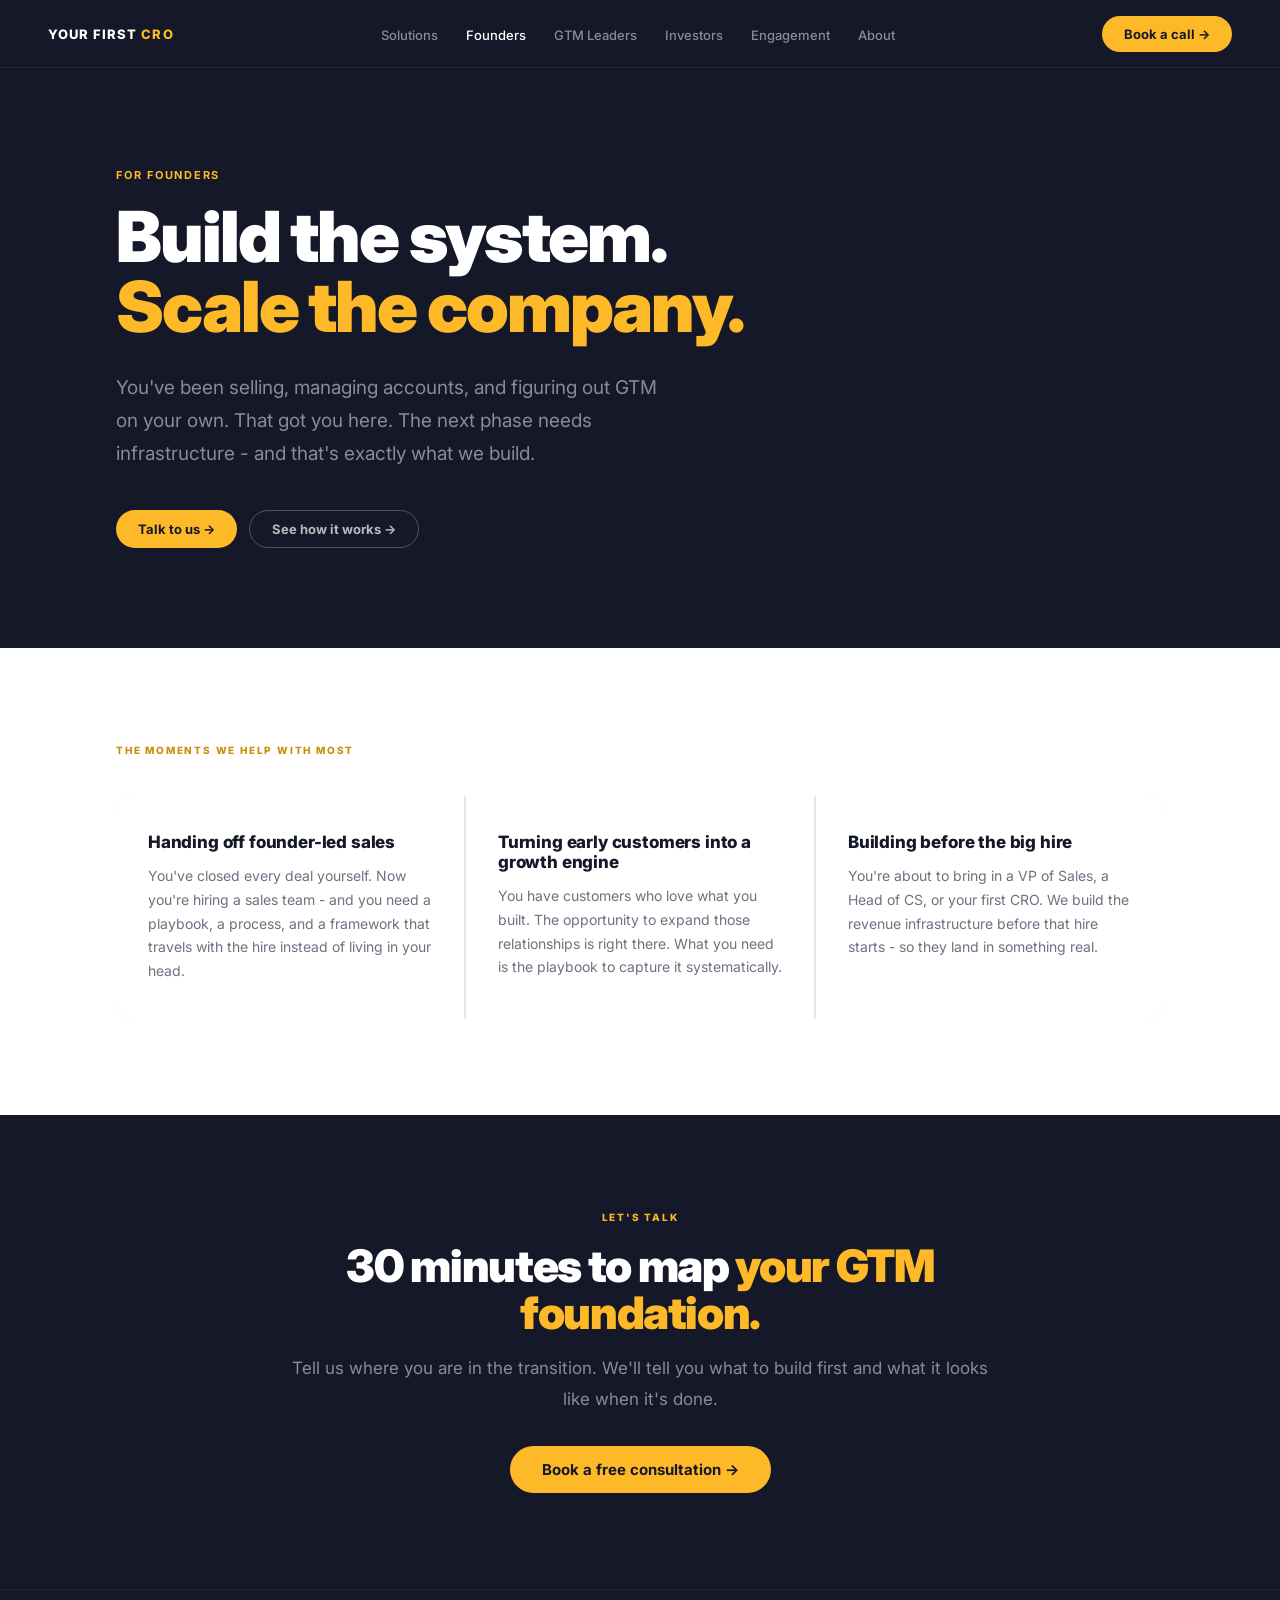
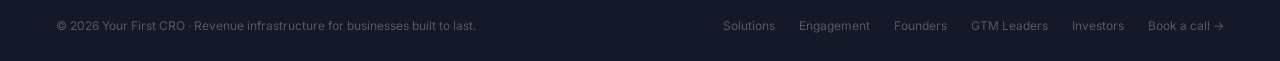
<file: founders.html>
<!DOCTYPE html>
<html lang="en">
<head>
  <meta charset="UTF-8" />
  <meta name="viewport" content="width=device-width, initial-scale=1.0" />
  <title>For Founders — Your First CRO</title>
  <link rel="preconnect" href="https://fonts.googleapis.com" />
  <link rel="preconnect" href="https://fonts.gstatic.com" crossorigin />
  <link href="https://fonts.googleapis.com/css2?family=Inter:wght@300;400;500;600;700;800;900&display=swap" rel="stylesheet" />
  <style>
    *, *::before, *::after { box-sizing: border-box; margin: 0; padding: 0; }
    :root {
      --dark:    #141828;
      --dark2:   #1C2240;
      --white:   #FFFFFF;
      --offwhite:#F8F8FA;
      --light2:  #F0F0F4;
      --text:    #141828;
      --muted:   #6B7280;
      --border:  #E4E6EF;
      --gold:    #FDB927;
      --gold-dk: #C8900A;
    }
    html { scroll-behavior: smooth; }
    body { background: var(--white); color: var(--text); font-family: 'Inter', sans-serif; -webkit-font-smoothing: antialiased; }

    /* -- NAV -- */
    nav {
      position: fixed; top: 0; left: 0; right: 0; z-index: 100;
      display: flex; align-items: center; justify-content: space-between;
      padding: 0 48px; height: 68px;
      background: var(--dark); border-bottom: 1px solid rgba(255,255,255,.07);
    }
    .logo { font-size: 13px; font-weight: 800; letter-spacing: .08em; text-transform: uppercase; color: #fff; text-decoration: none; }
    .logo em { font-style: normal; color: var(--gold); }
    .nav-links { display: flex; gap: 28px; list-style: none; }
    .nav-links a { font-size: 13px; font-weight: 500; color: rgba(255,255,255,.5); text-decoration: none; transition: color .2s; }
    .nav-links a:hover, .nav-links a.active { color: #fff; }
    .pill { display: inline-flex; align-items: center; gap: 6px; padding: 10px 22px; border-radius: 999px; font-size: 13px; font-weight: 700; text-decoration: none; transition: all .2s; }
    .pill-gold { background: var(--gold); color: var(--dark); }
    .pill-gold:hover { background: var(--gold-dk); color: #fff; transform: translateY(-1px); }
    .pill-outline-light { background: transparent; color: rgba(255,255,255,.7); border: 1.5px solid rgba(255,255,255,.25); border-radius: 999px; padding: 10px 22px; font-size: 13px; font-weight: 700; text-decoration: none; transition: all .2s; }
    .pill-outline-light:hover { border-color: var(--gold); color: var(--gold); }

    /* -- PAGE HERO -- */
    .page-hero {
      background: var(--dark);
      padding-top: 68px;
      min-height: 72vh;
      display: flex;
      align-items: center;
    }
    .page-hero-inner { max-width: 1160px; margin: 0 auto; padding: 80px 56px; width: 100%; }
    .page-kicker { font-size: 11px; font-weight: 700; letter-spacing: .16em; text-transform: uppercase; color: var(--gold); margin-bottom: 20px; }
    .page-hero h1 { font-size: clamp(40px, 5.5vw, 72px); font-weight: 900; line-height: 1.0; letter-spacing: -.03em; color: #fff; margin-bottom: 28px; max-width: 720px; }
    .page-hero h1 em { font-style: normal; color: var(--gold); }
    .page-hero-sub { font-size: 19px; color: rgba(255,255,255,.5); line-height: 1.75; max-width: 560px; margin-bottom: 40px; }
    .hero-actions { display: flex; gap: 12px; flex-wrap: wrap; }

    /* -- SECTION -- */
    .wrap { max-width: 1160px; margin: 0 auto; padding: 96px 56px; }
    .wrap-sm { max-width: 820px; margin: 0 auto; padding: 96px 56px; }
    .section-kicker { font-size: 10px; font-weight: 800; letter-spacing: .18em; text-transform: uppercase; color: var(--gold-dk); margin-bottom: 16px; }
    .section-kicker-light { color: var(--gold); }
    .sec-offwhite { background: var(--offwhite); }

    /* -- MOMENT CARDS -- */
    .moment-grid { display: grid; grid-template-columns: repeat(3, 1fr); gap: 2px; background: var(--border); border-radius: 16px; overflow: hidden; }
    .moment-card { background: var(--white); padding: 36px 32px; }
    .moment-icon { font-size: 28px; margin-bottom: 16px; }
    .moment-card h3 { font-size: 17px; font-weight: 800; color: var(--text); margin-bottom: 12px; letter-spacing: -.01em; }
    .moment-card p { font-size: 14px; color: var(--muted); line-height: 1.7; }

    /* -- WHAT WE BUILD -- */
    .build-grid { display: grid; grid-template-columns: 1fr 1fr; gap: 48px; align-items: start; }
    .build-h2 { font-size: clamp(28px, 3.5vw, 44px); font-weight: 900; line-height: 1.05; letter-spacing: -.03em; margin-bottom: 16px; }
    .build-sub { font-size: 16px; color: var(--muted); line-height: 1.8; }
    .build-list { display: flex; flex-direction: column; gap: 0; border: 1px solid var(--border); border-radius: 12px; overflow: hidden; }
    .build-item { display: flex; align-items: flex-start; gap: 16px; padding: 24px 28px; border-bottom: 1px solid var(--border); }
    .build-item:last-child { border-bottom: none; }
    .build-check { width: 22px; height: 22px; border-radius: 50%; background: var(--gold); color: var(--dark); font-size: 10px; font-weight: 900; display: flex; align-items: center; justify-content: center; flex-shrink: 0; margin-top: 2px; }
    .build-text h4 { font-size: 14px; font-weight: 800; color: var(--text); margin-bottom: 4px; }
    .build-text p { font-size: 13px; color: var(--muted); line-height: 1.55; }

    /* -- QUOTE -- */
    .quote-block { background: var(--dark); border-radius: 16px; padding: 56px 64px; margin: 0 auto; max-width: 860px; }
    .quote-text { font-size: clamp(20px, 2.8vw, 28px); font-weight: 700; color: #fff; line-height: 1.5; letter-spacing: -.02em; margin-bottom: 28px; }
    .quote-text em { font-style: normal; color: var(--gold); }
    .quote-attr { font-size: 13px; font-weight: 600; color: rgba(255,255,255,.4); }

    /* -- CTA -- */
    .cta-wrap { background: var(--dark); padding: 96px 56px; text-align: center; }
    .cta-inner { max-width: 720px; margin: 0 auto; }
    .cta-inner h2 { font-size: clamp(28px, 3.5vw, 48px); font-weight: 900; line-height: 1.05; letter-spacing: -.03em; color: #fff; margin-bottom: 16px; }
    .cta-inner h2 em { font-style: normal; color: var(--gold); }
    .cta-inner p { font-size: 17px; color: rgba(255,255,255,.5); line-height: 1.8; margin-bottom: 32px; }

    /* -- FOOTER -- */
    footer { background: var(--dark); padding: 28px 56px; display: flex; align-items: center; justify-content: space-between; border-top: 1px solid rgba(255,255,255,.06); }
    footer p { font-size: 12px; color: rgba(255,255,255,.28); }
    .footer-links { display: flex; gap: 24px; }
    .footer-links a { font-size: 12px; color: rgba(255,255,255,.28); text-decoration: none; transition: color .2s; }
    .footer-links a:hover { color: var(--gold); }

    /* -- MOBILE -- */
    @media (max-width: 768px) {
      nav { padding: 0 20px; }
      .nav-links { display: none; }
      .page-hero-inner, .wrap, .wrap-sm { padding: 56px 24px; }
      .moment-grid { grid-template-columns: 1fr; }
      .build-grid { grid-template-columns: 1fr; gap: 40px; }
      .quote-block { padding: 40px 28px; }
      .cta-wrap { padding: 56px 24px; }
      footer { flex-direction: column; gap: 8px; text-align: center; padding: 24px; }
      .footer-links { flex-direction: column; gap: 8px; align-items: center; }
    }
  </style>
  <link rel="stylesheet" href="mobile.css" />
</head>
<body>

<!-- NAV -->
<nav>
  <a href="/" class="logo">Your First <em>CRO</em></a>
  <ul class="nav-links">
    <li><a href="solutions.html">Solutions</a></li>
    <li><a href="founders.html" class="active">Founders</a></li>
    <li><a href="gtm-leaders.html">GTM Leaders</a></li>
    <li><a href="investors.html">Investors</a></li>
    <li><a href="engagement.html">Engagement</a></li>
    <li><a href="about.html">About</a></li>
  </ul>
  <a href="book.html" class="pill pill-gold">Book a call →</a>
  <button class="nav-hamburger" id="hamburger" aria-label="Open menu">
    <span></span><span></span><span></span>
  </button>
</nav>

<!-- PAGE HERO -->
<div class="page-hero">
  <div class="page-hero-inner">
    <div class="page-kicker">For Founders</div>
    <h1>Build the system. <em>Scale the company.</em></h1>
    <p class="page-hero-sub">You've been selling, managing accounts, and figuring out GTM on your own. That got you here. The next phase needs infrastructure - and that's exactly what we build.</p>
    <div class="hero-actions">
      <a href="book.html" class="pill pill-gold">Talk to us →</a>
      <a href="engagement.html" class="pill-outline-light">See how it works →</a>
    </div>
  </div>
</div>

<!-- THE MOMENT -->
<section>
  <div class="wrap">
    <div class="section-kicker" style="margin-bottom:40px;">The moments we help with most</div>
    <div class="moment-grid">
      <div class="moment-card">
        <h3>Handing off founder-led sales</h3>
        <p>You've closed every deal yourself. Now you're hiring a sales team - and you need a playbook, a process, and a framework that travels with the hire instead of living in your head.</p>
      </div>
      <div class="moment-card">
        <h3>Turning early customers into a growth engine</h3>
        <p>You have customers who love what you built. The opportunity to expand those relationships is right there. What you need is the playbook to capture it systematically.</p>
      </div>
      <div class="moment-card">
        <h3>Building before the big hire</h3>
        <p>You're about to bring in a VP of Sales, a Head of CS, or your first CRO. We build the revenue infrastructure before that hire starts - so they land in something real.</p>
      </div>
    </div>
  </div>
</section>

<!-- CTA -->
<section>
  <div class="cta-wrap">
    <div class="cta-inner">
      <div class="section-kicker section-kicker-light" style="margin-bottom:20px;">Let's talk</div>
      <h2>30 minutes to map <em>your GTM foundation.</em></h2>
      <p>Tell us where you are in the transition. We'll tell you what to build first and what it looks like when it's done.</p>
      <a href="book.html" class="pill pill-gold" style="font-size:15px;padding:14px 32px;">Book a free consultation →</a>
    </div>
  </div>
</section>

<!-- FOOTER -->
<footer>
  <p>© 2026 Your First CRO · Revenue infrastructure for businesses built to last.</p>
  <div class="footer-links">
    <a href="solutions.html">Solutions</a>
    <a href="engagement.html">Engagement</a>
    <a href="founders.html">Founders</a>
    <a href="gtm-leaders.html">GTM Leaders</a>
    <a href="investors.html">Investors</a>
    <a href="book.html">Book a call →</a>
  </div>
</footer>

<!-- MOBILE NAV DRAWER -->
<div class="nav-drawer" id="navDrawer">
  <a href="/">Home</a>
  <a href="solutions.html">Solutions</a>
  <a href="founders.html">Founders</a>
  <a href="gtm-leaders.html">GTM Leaders</a>
  <a href="investors.html">Investors</a>
  <a href="engagement.html">Engagement</a>
  <a href="about.html">About</a>
  <a href="book.html">Book a free call →</a>
</div>
<script>
  var btn = document.getElementById("hamburger");
  var drawer = document.getElementById("navDrawer");
  btn.addEventListener("click", function() {
    btn.classList.toggle("open");
    drawer.classList.toggle("open");
  });
  drawer.querySelectorAll("a").forEach(function(a) {
    a.addEventListener("click", function() {
      btn.classList.remove("open");
      drawer.classList.remove("open");
    });
  });
</script>
</body>
</html>
</file>
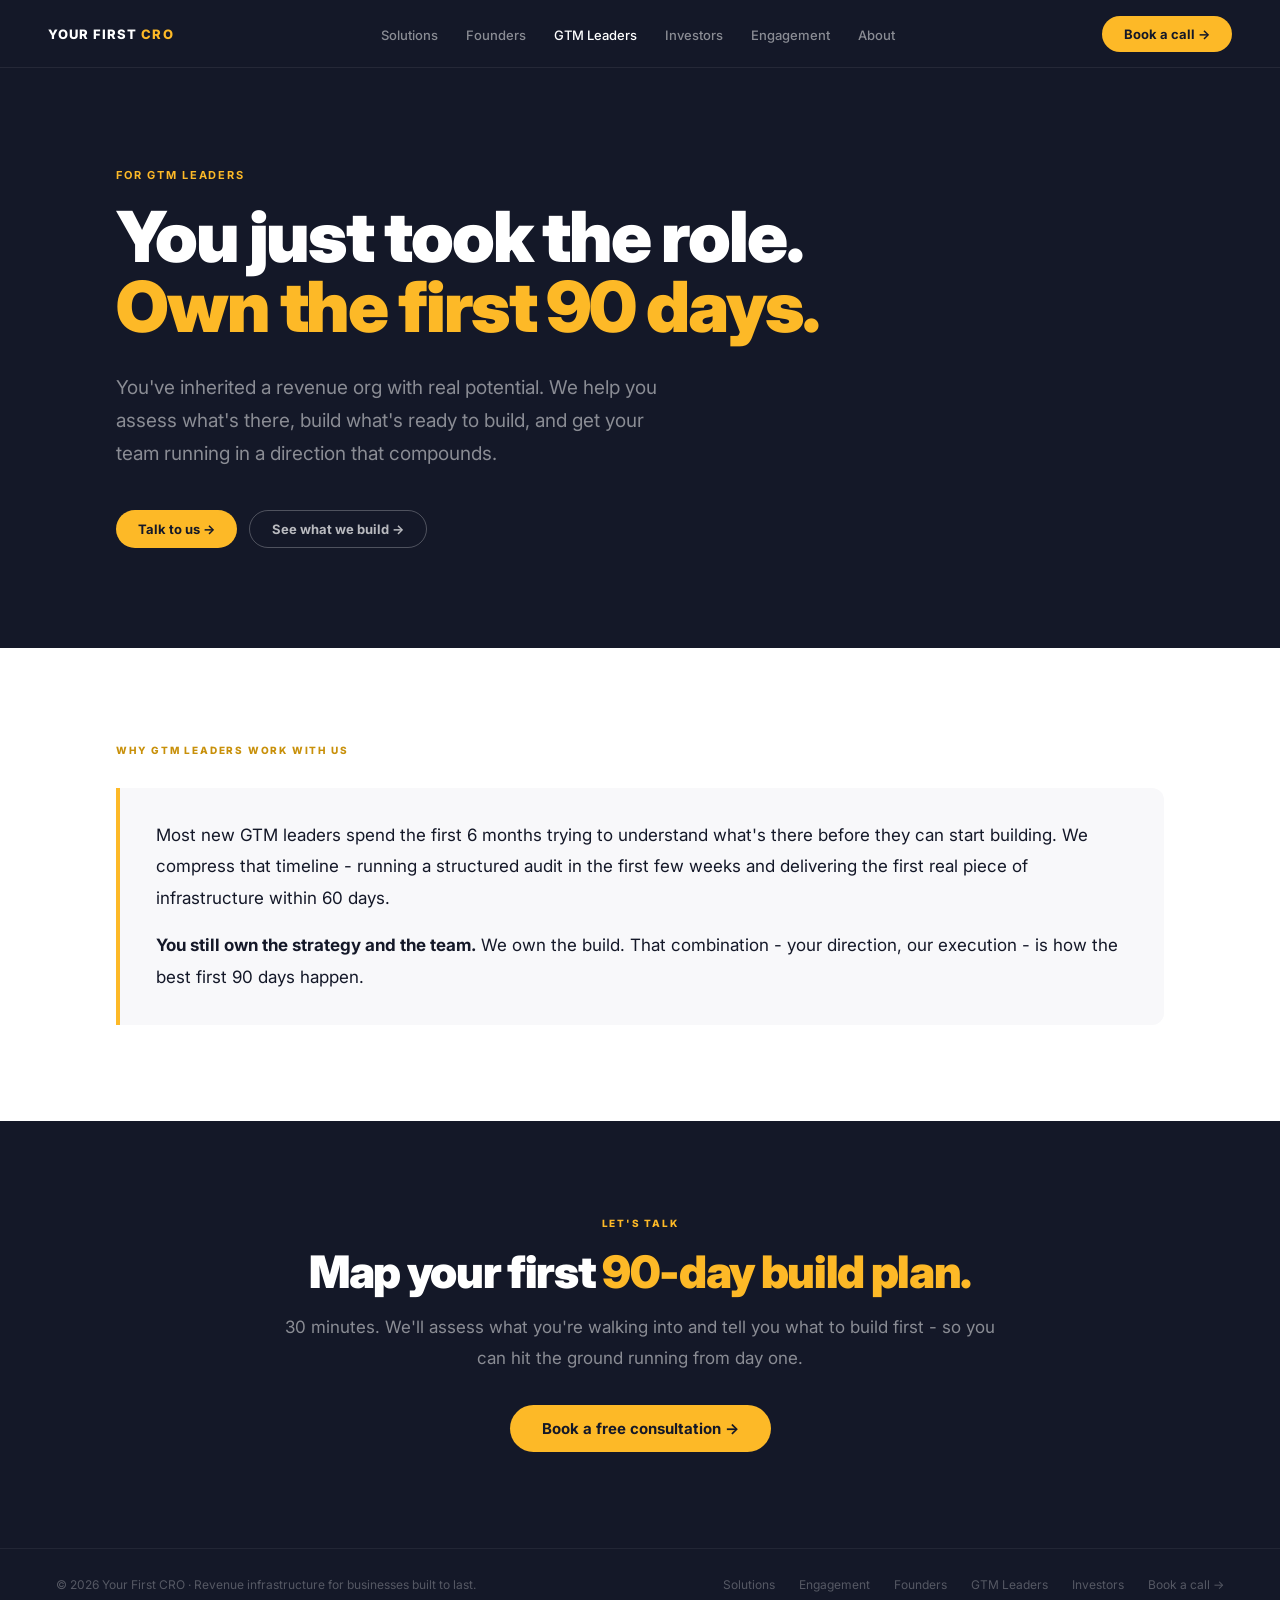
<file: gtm-leaders.html>
<!DOCTYPE html>
<html lang="en">
<head>
  <meta charset="UTF-8" />
  <meta name="viewport" content="width=device-width, initial-scale=1.0" />
  <title>For GTM Leaders — Your First CRO</title>
  <link rel="preconnect" href="https://fonts.googleapis.com" />
  <link rel="preconnect" href="https://fonts.gstatic.com" crossorigin />
  <link href="https://fonts.googleapis.com/css2?family=Inter:wght@300;400;500;600;700;800;900&display=swap" rel="stylesheet" />
  <style>
    *, *::before, *::after { box-sizing: border-box; margin: 0; padding: 0; }
    :root {
      --dark:    #141828;
      --dark2:   #1C2240;
      --white:   #FFFFFF;
      --offwhite:#F8F8FA;
      --light2:  #F0F0F4;
      --text:    #141828;
      --muted:   #6B7280;
      --border:  #E4E6EF;
      --gold:    #FDB927;
      --gold-dk: #C8900A;
    }
    html { scroll-behavior: smooth; }
    body { background: var(--white); color: var(--text); font-family: 'Inter', sans-serif; -webkit-font-smoothing: antialiased; }

    /* -- NAV -- */
    nav {
      position: fixed; top: 0; left: 0; right: 0; z-index: 100;
      display: flex; align-items: center; justify-content: space-between;
      padding: 0 48px; height: 68px;
      background: var(--dark); border-bottom: 1px solid rgba(255,255,255,.07);
    }
    .logo { font-size: 13px; font-weight: 800; letter-spacing: .08em; text-transform: uppercase; color: #fff; text-decoration: none; }
    .logo em { font-style: normal; color: var(--gold); }
    .nav-links { display: flex; gap: 28px; list-style: none; }
    .nav-links a { font-size: 13px; font-weight: 500; color: rgba(255,255,255,.5); text-decoration: none; transition: color .2s; }
    .nav-links a:hover, .nav-links a.active { color: #fff; }
    .pill { display: inline-flex; align-items: center; gap: 6px; padding: 10px 22px; border-radius: 999px; font-size: 13px; font-weight: 700; text-decoration: none; transition: all .2s; }
    .pill-gold { background: var(--gold); color: var(--dark); }
    .pill-gold:hover { background: var(--gold-dk); color: #fff; transform: translateY(-1px); }
    .pill-outline-light { background: transparent; color: rgba(255,255,255,.7); border: 1.5px solid rgba(255,255,255,.25); border-radius: 999px; padding: 10px 22px; font-size: 13px; font-weight: 700; text-decoration: none; transition: all .2s; }
    .pill-outline-light:hover { border-color: var(--gold); color: var(--gold); }

    /* -- PAGE HERO -- */
    .page-hero {
      background: var(--dark);
      padding-top: 68px;
      min-height: 72vh;
      display: flex;
      align-items: center;
    }
    .page-hero-inner { max-width: 1160px; margin: 0 auto; padding: 80px 56px; width: 100%; }
    .page-kicker { font-size: 11px; font-weight: 700; letter-spacing: .16em; text-transform: uppercase; color: var(--gold); margin-bottom: 20px; }
    .page-hero h1 { font-size: clamp(40px, 5.5vw, 72px); font-weight: 900; line-height: 1.0; letter-spacing: -.03em; color: #fff; margin-bottom: 28px; max-width: 760px; }
    .page-hero h1 em { font-style: normal; color: var(--gold); }
    .page-hero-sub { font-size: 19px; color: rgba(255,255,255,.5); line-height: 1.75; max-width: 560px; margin-bottom: 40px; }
    .hero-actions { display: flex; gap: 12px; flex-wrap: wrap; }

    /* -- SECTION -- */
    .wrap { max-width: 1160px; margin: 0 auto; padding: 96px 56px; }
    .wrap-sm { max-width: 820px; margin: 0 auto; padding: 96px 56px; }
    .section-kicker { font-size: 10px; font-weight: 800; letter-spacing: .18em; text-transform: uppercase; color: var(--gold-dk); margin-bottom: 16px; }
    .section-kicker-light { color: var(--gold); }
    .sec-offwhite { background: var(--offwhite); }

    /* -- PHASE CARDS -- */
    .phase-grid { display: grid; grid-template-columns: repeat(3, 1fr); gap: 2px; background: var(--dark); border-radius: 16px; overflow: hidden; }
    .phase-card { background: var(--dark2); padding: 40px 32px; }
    .phase-num { font-size: 9px; font-weight: 800; letter-spacing: .18em; text-transform: uppercase; color: var(--gold); margin-bottom: 12px; }
    .phase-card h3 { font-size: 20px; font-weight: 900; color: #fff; letter-spacing: -.02em; margin-bottom: 14px; }
    .phase-card p { font-size: 14px; color: rgba(255,255,255,.55); line-height: 1.75; }

    /* -- WHAT WE BUILD -- */
    .build-grid { display: grid; grid-template-columns: 1fr 1fr; gap: 48px; align-items: start; }
    .build-h2 { font-size: clamp(28px, 3.5vw, 44px); font-weight: 900; line-height: 1.05; letter-spacing: -.03em; margin-bottom: 16px; }
    .build-sub { font-size: 16px; color: var(--muted); line-height: 1.8; }
    .build-list { display: flex; flex-direction: column; gap: 0; border: 1px solid var(--border); border-radius: 12px; overflow: hidden; }
    .build-item { display: flex; align-items: flex-start; gap: 16px; padding: 24px 28px; border-bottom: 1px solid var(--border); }
    .build-item:last-child { border-bottom: none; }
    .build-check { width: 22px; height: 22px; border-radius: 50%; background: var(--gold); color: var(--dark); font-size: 10px; font-weight: 900; display: flex; align-items: center; justify-content: center; flex-shrink: 0; margin-top: 2px; }
    .build-text h4 { font-size: 14px; font-weight: 800; color: var(--text); margin-bottom: 4px; }
    .build-text p { font-size: 13px; color: var(--muted); line-height: 1.55; }

    /* -- DIFFERENTIATOR -- */
    .diff-card { border-left: 4px solid var(--gold); padding: 32px 36px; background: var(--offwhite); border-radius: 0 12px 12px 0; }
    .diff-card p { font-size: 17px; color: var(--text); line-height: 1.85; margin-bottom: 16px; }
    .diff-card p:last-child { margin-bottom: 0; }
    .diff-card strong { font-weight: 700; }

    /* -- CTA -- */
    .cta-wrap { background: var(--dark); padding: 96px 56px; text-align: center; }
    .cta-inner { max-width: 720px; margin: 0 auto; }
    .cta-inner h2 { font-size: clamp(28px, 3.5vw, 48px); font-weight: 900; line-height: 1.05; letter-spacing: -.03em; color: #fff; margin-bottom: 16px; }
    .cta-inner h2 em { font-style: normal; color: var(--gold); }
    .cta-inner p { font-size: 17px; color: rgba(255,255,255,.5); line-height: 1.8; margin-bottom: 32px; }

    /* -- FOOTER -- */
    footer { background: var(--dark); padding: 28px 56px; display: flex; align-items: center; justify-content: space-between; border-top: 1px solid rgba(255,255,255,.06); }
    footer p { font-size: 12px; color: rgba(255,255,255,.28); }
    .footer-links { display: flex; gap: 24px; }
    .footer-links a { font-size: 12px; color: rgba(255,255,255,.28); text-decoration: none; transition: color .2s; }
    .footer-links a:hover { color: var(--gold); }

    /* -- MOBILE -- */
    @media (max-width: 768px) {
      nav { padding: 0 20px; }
      .nav-links { display: none; }
      .page-hero-inner, .wrap, .wrap-sm { padding: 56px 24px; }
      .phase-grid { grid-template-columns: 1fr; }
      .build-grid { grid-template-columns: 1fr; gap: 40px; }
      .cta-wrap { padding: 56px 24px; }
      footer { flex-direction: column; gap: 8px; text-align: center; padding: 24px; }
      .footer-links { flex-direction: column; gap: 8px; align-items: center; }
    }
  </style>
  <link rel="stylesheet" href="mobile.css" />
</head>
<body>

<!-- NAV -->
<nav>
  <a href="/" class="logo">Your First <em>CRO</em></a>
  <ul class="nav-links">
    <li><a href="solutions.html">Solutions</a></li>
    <li><a href="founders.html">Founders</a></li>
    <li><a href="gtm-leaders.html" class="active">GTM Leaders</a></li>
    <li><a href="investors.html">Investors</a></li>
    <li><a href="engagement.html">Engagement</a></li>
    <li><a href="about.html">About</a></li>
  </ul>
  <a href="book.html" class="pill pill-gold">Book a call →</a>
  <button class="nav-hamburger" id="hamburger" aria-label="Open menu">
    <span></span><span></span><span></span>
  </button>
</nav>

<!-- PAGE HERO -->
<div class="page-hero">
  <div class="page-hero-inner">
    <div class="page-kicker">For GTM Leaders</div>
    <h1>You just took the role. <em>Own the first 90 days.</em></h1>
    <p class="page-hero-sub">You've inherited a revenue org with real potential. We help you assess what's there, build what's ready to build, and get your team running in a direction that compounds.</p>
    <div class="hero-actions">
      <a href="book.html" class="pill pill-gold">Talk to us →</a>
      <a href="solutions.html" class="pill-outline-light">See what we build →</a>
    </div>
  </div>
</div>

<!-- WHY GTM LEADERS -->
<section>
  <div class="wrap">
    <div class="section-kicker" style="margin-bottom:32px;">Why GTM leaders work with us</div>
    <div class="diff-card">
      <p>Most new GTM leaders spend the first 6 months trying to understand what's there before they can start building. We compress that timeline - running a structured audit in the first few weeks and delivering the first real piece of infrastructure within 60 days.</p>
      <p><strong>You still own the strategy and the team.</strong> We own the build. That combination - your direction, our execution - is how the best first 90 days happen.</p>
    </div>
  </div>
</section>

<!-- CTA -->
<section>
  <div class="cta-wrap">
    <div class="cta-inner">
      <div class="section-kicker section-kicker-light" style="margin-bottom:20px;">Let's talk</div>
      <h2>Map your first <em>90-day build plan.</em></h2>
      <p>30 minutes. We'll assess what you're walking into and tell you what to build first - so you can hit the ground running from day one.</p>
      <a href="book.html" class="pill pill-gold" style="font-size:15px;padding:14px 32px;">Book a free consultation →</a>
    </div>
  </div>
</section>

<!-- FOOTER -->
<footer>
  <p>© 2026 Your First CRO · Revenue infrastructure for businesses built to last.</p>
  <div class="footer-links">
    <a href="solutions.html">Solutions</a>
    <a href="engagement.html">Engagement</a>
    <a href="founders.html">Founders</a>
    <a href="gtm-leaders.html">GTM Leaders</a>
    <a href="investors.html">Investors</a>
    <a href="book.html">Book a call →</a>
  </div>
</footer>

<!-- MOBILE NAV DRAWER -->
<div class="nav-drawer" id="navDrawer">
  <a href="/">Home</a>
  <a href="solutions.html">Solutions</a>
  <a href="founders.html">Founders</a>
  <a href="gtm-leaders.html">GTM Leaders</a>
  <a href="investors.html">Investors</a>
  <a href="engagement.html">Engagement</a>
  <a href="about.html">About</a>
  <a href="book.html">Book a free call →</a>
</div>
<script>
  var btn = document.getElementById("hamburger");
  var drawer = document.getElementById("navDrawer");
  btn.addEventListener("click", function() {
    btn.classList.toggle("open");
    drawer.classList.toggle("open");
  });
  drawer.querySelectorAll("a").forEach(function(a) {
    a.addEventListener("click", function() {
      btn.classList.remove("open");
      drawer.classList.remove("open");
    });
  });
</script>
</body>
</html>
</file>
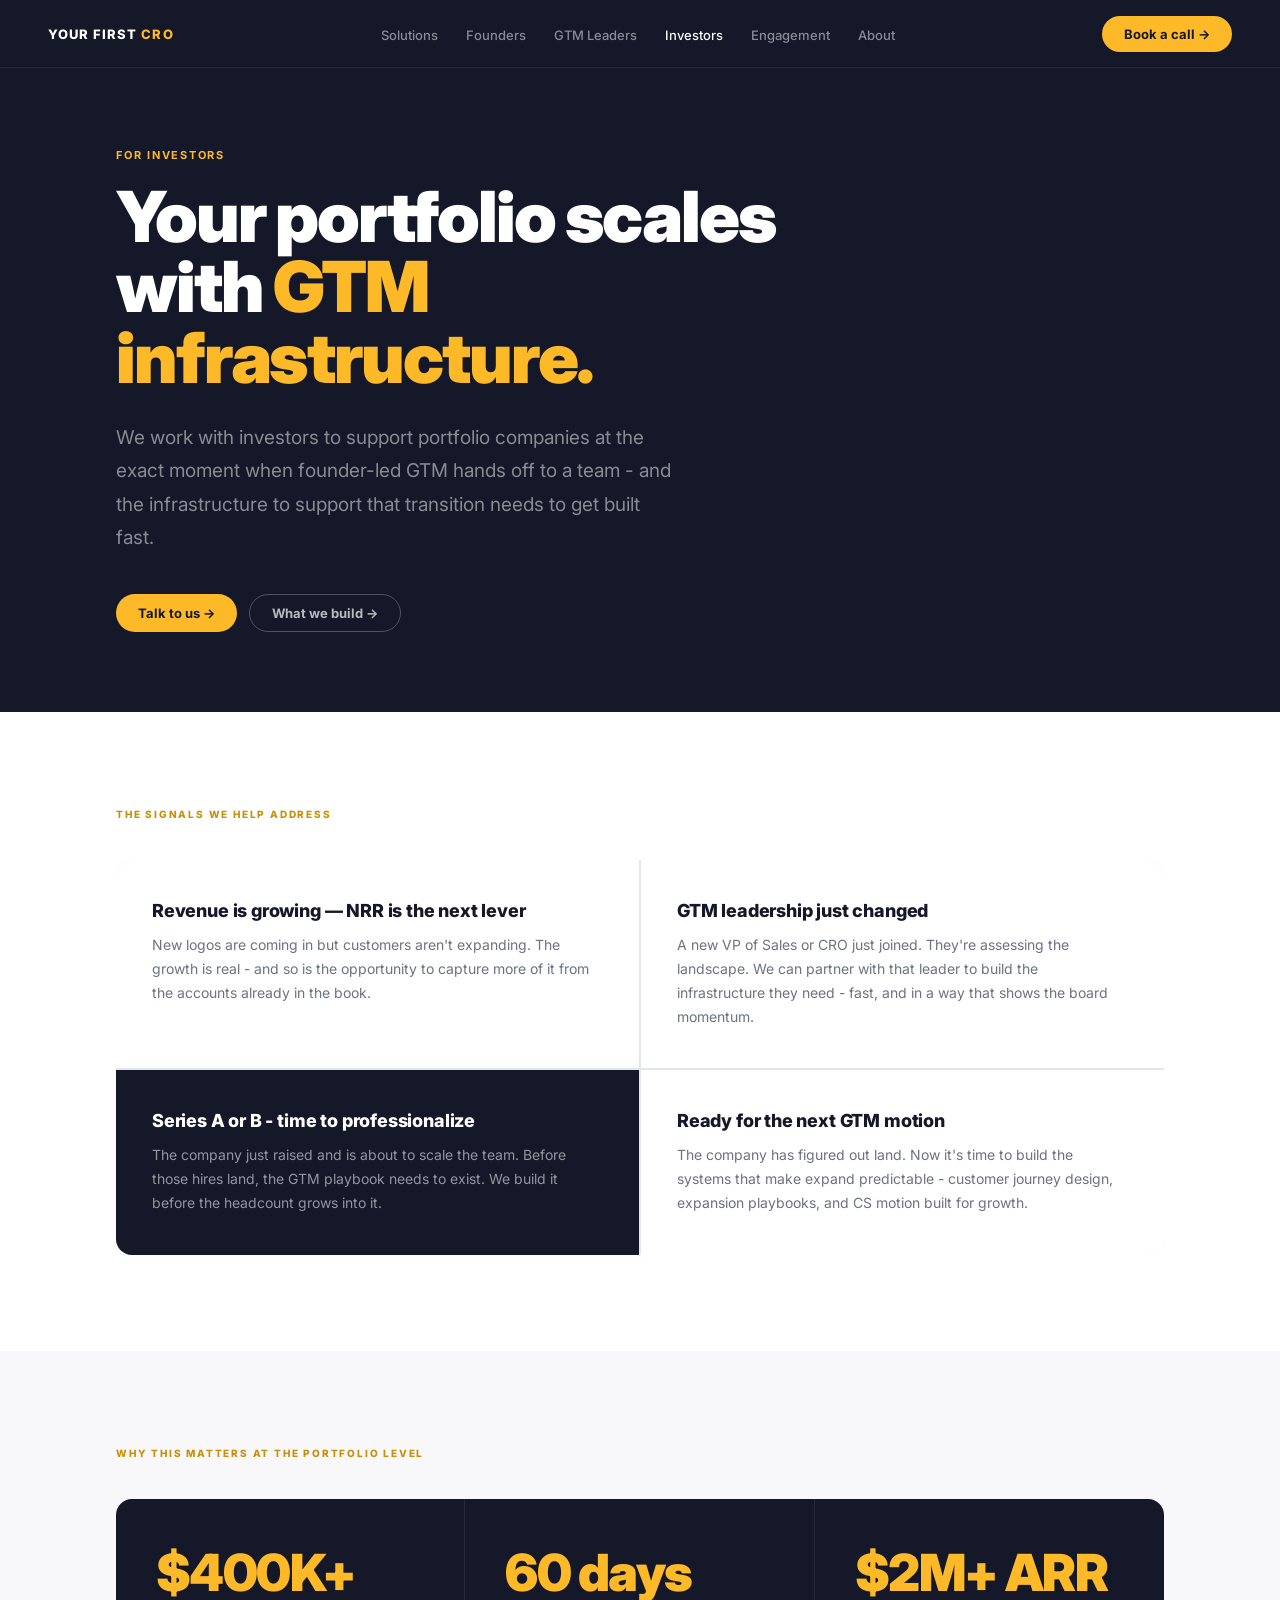
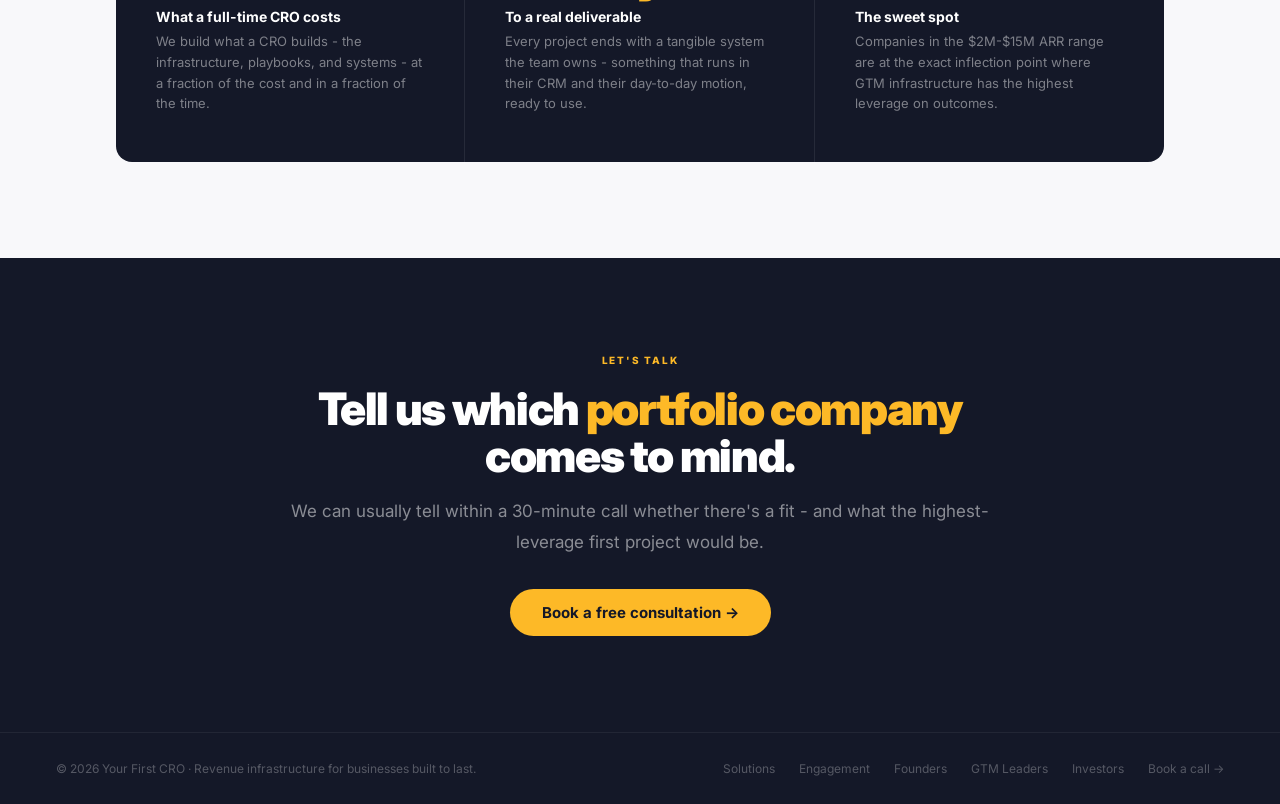
<file: investors.html>
<!DOCTYPE html>
<html lang="en">
<head>
  <meta charset="UTF-8" />
  <meta name="viewport" content="width=device-width, initial-scale=1.0" />
  <title>For Investors — Your First CRO</title>
  <link rel="preconnect" href="https://fonts.googleapis.com" />
  <link rel="preconnect" href="https://fonts.gstatic.com" crossorigin />
  <link href="https://fonts.googleapis.com/css2?family=Inter:wght@300;400;500;600;700;800;900&display=swap" rel="stylesheet" />
  <style>
    *, *::before, *::after { box-sizing: border-box; margin: 0; padding: 0; }
    :root {
      --dark:    #141828;
      --dark2:   #1C2240;
      --white:   #FFFFFF;
      --offwhite:#F8F8FA;
      --light2:  #F0F0F4;
      --text:    #141828;
      --muted:   #6B7280;
      --border:  #E4E6EF;
      --gold:    #FDB927;
      --gold-dk: #C8900A;
    }
    html { scroll-behavior: smooth; }
    body { background: var(--white); color: var(--text); font-family: 'Inter', sans-serif; -webkit-font-smoothing: antialiased; }

    /* -- NAV -- */
    nav {
      position: fixed; top: 0; left: 0; right: 0; z-index: 100;
      display: flex; align-items: center; justify-content: space-between;
      padding: 0 48px; height: 68px;
      background: var(--dark); border-bottom: 1px solid rgba(255,255,255,.07);
    }
    .logo { font-size: 13px; font-weight: 800; letter-spacing: .08em; text-transform: uppercase; color: #fff; text-decoration: none; }
    .logo em { font-style: normal; color: var(--gold); }
    .nav-links { display: flex; gap: 28px; list-style: none; }
    .nav-links a { font-size: 13px; font-weight: 500; color: rgba(255,255,255,.5); text-decoration: none; transition: color .2s; }
    .nav-links a:hover, .nav-links a.active { color: #fff; }
    .pill { display: inline-flex; align-items: center; gap: 6px; padding: 10px 22px; border-radius: 999px; font-size: 13px; font-weight: 700; text-decoration: none; transition: all .2s; }
    .pill-gold { background: var(--gold); color: var(--dark); }
    .pill-gold:hover { background: var(--gold-dk); color: #fff; transform: translateY(-1px); }
    .pill-outline-light { background: transparent; color: rgba(255,255,255,.7); border: 1.5px solid rgba(255,255,255,.25); border-radius: 999px; padding: 10px 22px; font-size: 13px; font-weight: 700; text-decoration: none; transition: all .2s; }
    .pill-outline-light:hover { border-color: var(--gold); color: var(--gold); }

    /* -- PAGE HERO -- */
    .page-hero {
      background: var(--dark);
      padding-top: 68px;
      min-height: 72vh;
      display: flex;
      align-items: center;
    }
    .page-hero-inner { max-width: 1160px; margin: 0 auto; padding: 80px 56px; width: 100%; }
    .page-kicker { font-size: 11px; font-weight: 700; letter-spacing: .16em; text-transform: uppercase; color: var(--gold); margin-bottom: 20px; }
    .page-hero h1 { font-size: clamp(40px, 5.5vw, 72px); font-weight: 900; line-height: 1.0; letter-spacing: -.03em; color: #fff; margin-bottom: 28px; max-width: 800px; }
    .page-hero h1 em { font-style: normal; color: var(--gold); }
    .page-hero-sub { font-size: 19px; color: rgba(255,255,255,.5); line-height: 1.75; max-width: 560px; margin-bottom: 40px; }
    .hero-actions { display: flex; gap: 12px; flex-wrap: wrap; }

    /* -- SECTION -- */
    .wrap { max-width: 1160px; margin: 0 auto; padding: 96px 56px; }
    .wrap-sm { max-width: 820px; margin: 0 auto; padding: 96px 56px; }
    .section-kicker { font-size: 10px; font-weight: 800; letter-spacing: .18em; text-transform: uppercase; color: var(--gold-dk); margin-bottom: 16px; }
    .section-kicker-light { color: var(--gold); }
    .sec-offwhite { background: var(--offwhite); }

    /* -- SIGNAL CARDS -- */
    .signal-grid { display: grid; grid-template-columns: repeat(2, 1fr); gap: 2px; background: var(--border); border-radius: 16px; overflow: hidden; }
    .signal-card { background: var(--white); padding: 40px 36px; }
    .signal-icon { font-size: 28px; margin-bottom: 16px; }
    .signal-card h3 { font-size: 18px; font-weight: 800; color: var(--text); margin-bottom: 12px; letter-spacing: -.01em; }
    .signal-card p { font-size: 14px; color: var(--muted); line-height: 1.7; }
    .signal-card.highlight { background: var(--dark); }
    .signal-card.highlight h3 { color: #fff; }
    .signal-card.highlight p { color: rgba(255,255,255,.55); }

    /* -- HOW WE HELP -- */
    .help-grid { display: grid; grid-template-columns: 1fr 1fr; gap: 64px; align-items: start; }
    .help-h2 { font-size: clamp(28px, 3.5vw, 44px); font-weight: 900; line-height: 1.05; letter-spacing: -.03em; margin-bottom: 16px; }
    .help-sub { font-size: 16px; color: var(--muted); line-height: 1.8; }
    .help-list { display: flex; flex-direction: column; gap: 0; border: 1px solid var(--border); border-radius: 12px; overflow: hidden; }
    .help-item { display: flex; align-items: flex-start; gap: 16px; padding: 24px 28px; border-bottom: 1px solid var(--border); }
    .help-item:last-child { border-bottom: none; }
    .help-check { width: 22px; height: 22px; border-radius: 50%; background: var(--gold); color: var(--dark); font-size: 10px; font-weight: 900; display: flex; align-items: center; justify-content: center; flex-shrink: 0; margin-top: 2px; }
    .help-text h4 { font-size: 14px; font-weight: 800; color: var(--text); margin-bottom: 4px; }
    .help-text p { font-size: 13px; color: var(--muted); line-height: 1.55; }

    /* -- STATS ROW -- */
    .stats-row { display: grid; grid-template-columns: repeat(3, 1fr); background: var(--dark); border-radius: 16px; overflow: hidden; }
    .stat-block { padding: 48px 40px; border-right: 1px solid rgba(255,255,255,.08); }
    .stat-block:last-child { border-right: none; }
    .stat-num { font-size: clamp(36px, 4vw, 56px); font-weight: 900; letter-spacing: -.03em; color: var(--gold); line-height: 1; margin-bottom: 10px; }
    .stat-label { font-size: 14px; font-weight: 700; color: #fff; margin-bottom: 6px; }
    .stat-desc { font-size: 13px; color: rgba(255,255,255,.45); line-height: 1.6; }

    /* -- CTA -- */
    .cta-wrap { background: var(--dark); padding: 96px 56px; text-align: center; }
    .cta-inner { max-width: 720px; margin: 0 auto; }
    .cta-inner h2 { font-size: clamp(28px, 3.5vw, 48px); font-weight: 900; line-height: 1.05; letter-spacing: -.03em; color: #fff; margin-bottom: 16px; }
    .cta-inner h2 em { font-style: normal; color: var(--gold); }
    .cta-inner p { font-size: 17px; color: rgba(255,255,255,.5); line-height: 1.8; margin-bottom: 32px; }

    /* -- FOOTER -- */
    footer { background: var(--dark); padding: 28px 56px; display: flex; align-items: center; justify-content: space-between; border-top: 1px solid rgba(255,255,255,.06); }
    footer p { font-size: 12px; color: rgba(255,255,255,.28); }
    .footer-links { display: flex; gap: 24px; }
    .footer-links a { font-size: 12px; color: rgba(255,255,255,.28); text-decoration: none; transition: color .2s; }
    .footer-links a:hover { color: var(--gold); }

    /* -- MOBILE -- */
    @media (max-width: 768px) {
      nav { padding: 0 20px; }
      .nav-links { display: none; }
      .page-hero-inner, .wrap, .wrap-sm { padding: 56px 24px; }
      .signal-grid { grid-template-columns: 1fr; }
      .help-grid { grid-template-columns: 1fr; gap: 40px; }
      .stats-row { grid-template-columns: 1fr; }
      .stat-block { border-right: none; border-bottom: 1px solid rgba(255,255,255,.08); }
      .cta-wrap { padding: 56px 24px; }
      footer { flex-direction: column; gap: 8px; text-align: center; padding: 24px; }
      .footer-links { flex-direction: column; gap: 8px; align-items: center; }
    }
  </style>
  <link rel="stylesheet" href="mobile.css" />
</head>
<body>

<!-- NAV -->
<nav>
  <a href="/" class="logo">Your First <em>CRO</em></a>
  <ul class="nav-links">
    <li><a href="solutions.html">Solutions</a></li>
    <li><a href="founders.html">Founders</a></li>
    <li><a href="gtm-leaders.html">GTM Leaders</a></li>
    <li><a href="investors.html" class="active">Investors</a></li>
    <li><a href="engagement.html">Engagement</a></li>
    <li><a href="about.html">About</a></li>
  </ul>
  <a href="book.html" class="pill pill-gold">Book a call →</a>
  <button class="nav-hamburger" id="hamburger" aria-label="Open menu">
    <span></span><span></span><span></span>
  </button>
</nav>

<!-- PAGE HERO -->
<div class="page-hero">
  <div class="page-hero-inner">
    <div class="page-kicker">For Investors</div>
    <h1>Your portfolio scales with <em>GTM infrastructure.</em></h1>
    <p class="page-hero-sub">We work with investors to support portfolio companies at the exact moment when founder-led GTM hands off to a team - and the infrastructure to support that transition needs to get built fast.</p>
    <div class="hero-actions">
      <a href="book.html" class="pill pill-gold">Talk to us →</a>
      <a href="solutions.html" class="pill-outline-light">What we build →</a>
    </div>
  </div>
</div>

<!-- SIGNALS -->
<section>
  <div class="wrap">
    <div class="section-kicker" style="margin-bottom:40px;">The signals we help address</div>
    <div class="signal-grid">
      <div class="signal-card">
        <h3>Revenue is growing — NRR is the next lever</h3>
        <p>New logos are coming in but customers aren't expanding. The growth is real - and so is the opportunity to capture more of it from the accounts already in the book.</p>
      </div>
      <div class="signal-card">
        <h3>GTM leadership just changed</h3>
        <p>A new VP of Sales or CRO just joined. They're assessing the landscape. We can partner with that leader to build the infrastructure they need - fast, and in a way that shows the board momentum.</p>
      </div>
      <div class="signal-card highlight">
        <h3>Series A or B - time to professionalize</h3>
        <p>The company just raised and is about to scale the team. Before those hires land, the GTM playbook needs to exist. We build it before the headcount grows into it.</p>
      </div>
      <div class="signal-card">
        <h3>Ready for the next GTM motion</h3>
        <p>The company has figured out land. Now it's time to build the systems that make expand predictable - customer journey design, expansion playbooks, and CS motion built for growth.</p>
      </div>
    </div>
  </div>
</section>

<!-- KEY STATS -->
<section class="sec-offwhite">
  <div class="wrap">
    <div class="section-kicker" style="margin-bottom:40px;">Why this matters at the portfolio level</div>
    <div class="stats-row">
      <div class="stat-block">
        <div class="stat-num">$400K+</div>
        <div class="stat-label">What a full-time CRO costs</div>
        <div class="stat-desc">We build what a CRO builds - the infrastructure, playbooks, and systems - at a fraction of the cost and in a fraction of the time.</div>
      </div>
      <div class="stat-block">
        <div class="stat-num">60 days</div>
        <div class="stat-label">To a real deliverable</div>
        <div class="stat-desc">Every project ends with a tangible system the team owns - something that runs in their CRM and their day-to-day motion, ready to use.</div>
      </div>
      <div class="stat-block">
        <div class="stat-num">$2M+ ARR</div>
        <div class="stat-label">The sweet spot</div>
        <div class="stat-desc">Companies in the $2M-$15M ARR range are at the exact inflection point where GTM infrastructure has the highest leverage on outcomes.</div>
      </div>
    </div>
  </div>
</section>

<!-- CTA -->
<section>
  <div class="cta-wrap">
    <div class="cta-inner">
      <div class="section-kicker section-kicker-light" style="margin-bottom:20px;">Let's talk</div>
      <h2>Tell us which <em>portfolio company</em> comes to mind.</h2>
      <p>We can usually tell within a 30-minute call whether there's a fit - and what the highest-leverage first project would be.</p>
      <a href="book.html" class="pill pill-gold" style="font-size:15px;padding:14px 32px;">Book a free consultation →</a>
    </div>
  </div>
</section>

<!-- FOOTER -->
<footer>
  <p>© 2026 Your First CRO · Revenue infrastructure for businesses built to last.</p>
  <div class="footer-links">
    <a href="solutions.html">Solutions</a>
    <a href="engagement.html">Engagement</a>
    <a href="founders.html">Founders</a>
    <a href="gtm-leaders.html">GTM Leaders</a>
    <a href="investors.html">Investors</a>
    <a href="book.html">Book a call →</a>
  </div>
</footer>

<!-- MOBILE NAV DRAWER -->
<div class="nav-drawer" id="navDrawer">
  <a href="/">Home</a>
  <a href="solutions.html">Solutions</a>
  <a href="founders.html">Founders</a>
  <a href="gtm-leaders.html">GTM Leaders</a>
  <a href="investors.html">Investors</a>
  <a href="engagement.html">Engagement</a>
  <a href="about.html">About</a>
  <a href="book.html">Book a free call →</a>
</div>
<script>
  var btn = document.getElementById("hamburger");
  var drawer = document.getElementById("navDrawer");
  btn.addEventListener("click", function() {
    btn.classList.toggle("open");
    drawer.classList.toggle("open");
  });
  drawer.querySelectorAll("a").forEach(function(a) {
    a.addEventListener("click", function() {
      btn.classList.remove("open");
      drawer.classList.remove("open");
    });
  });
</script>
</body>
</html>
</file>
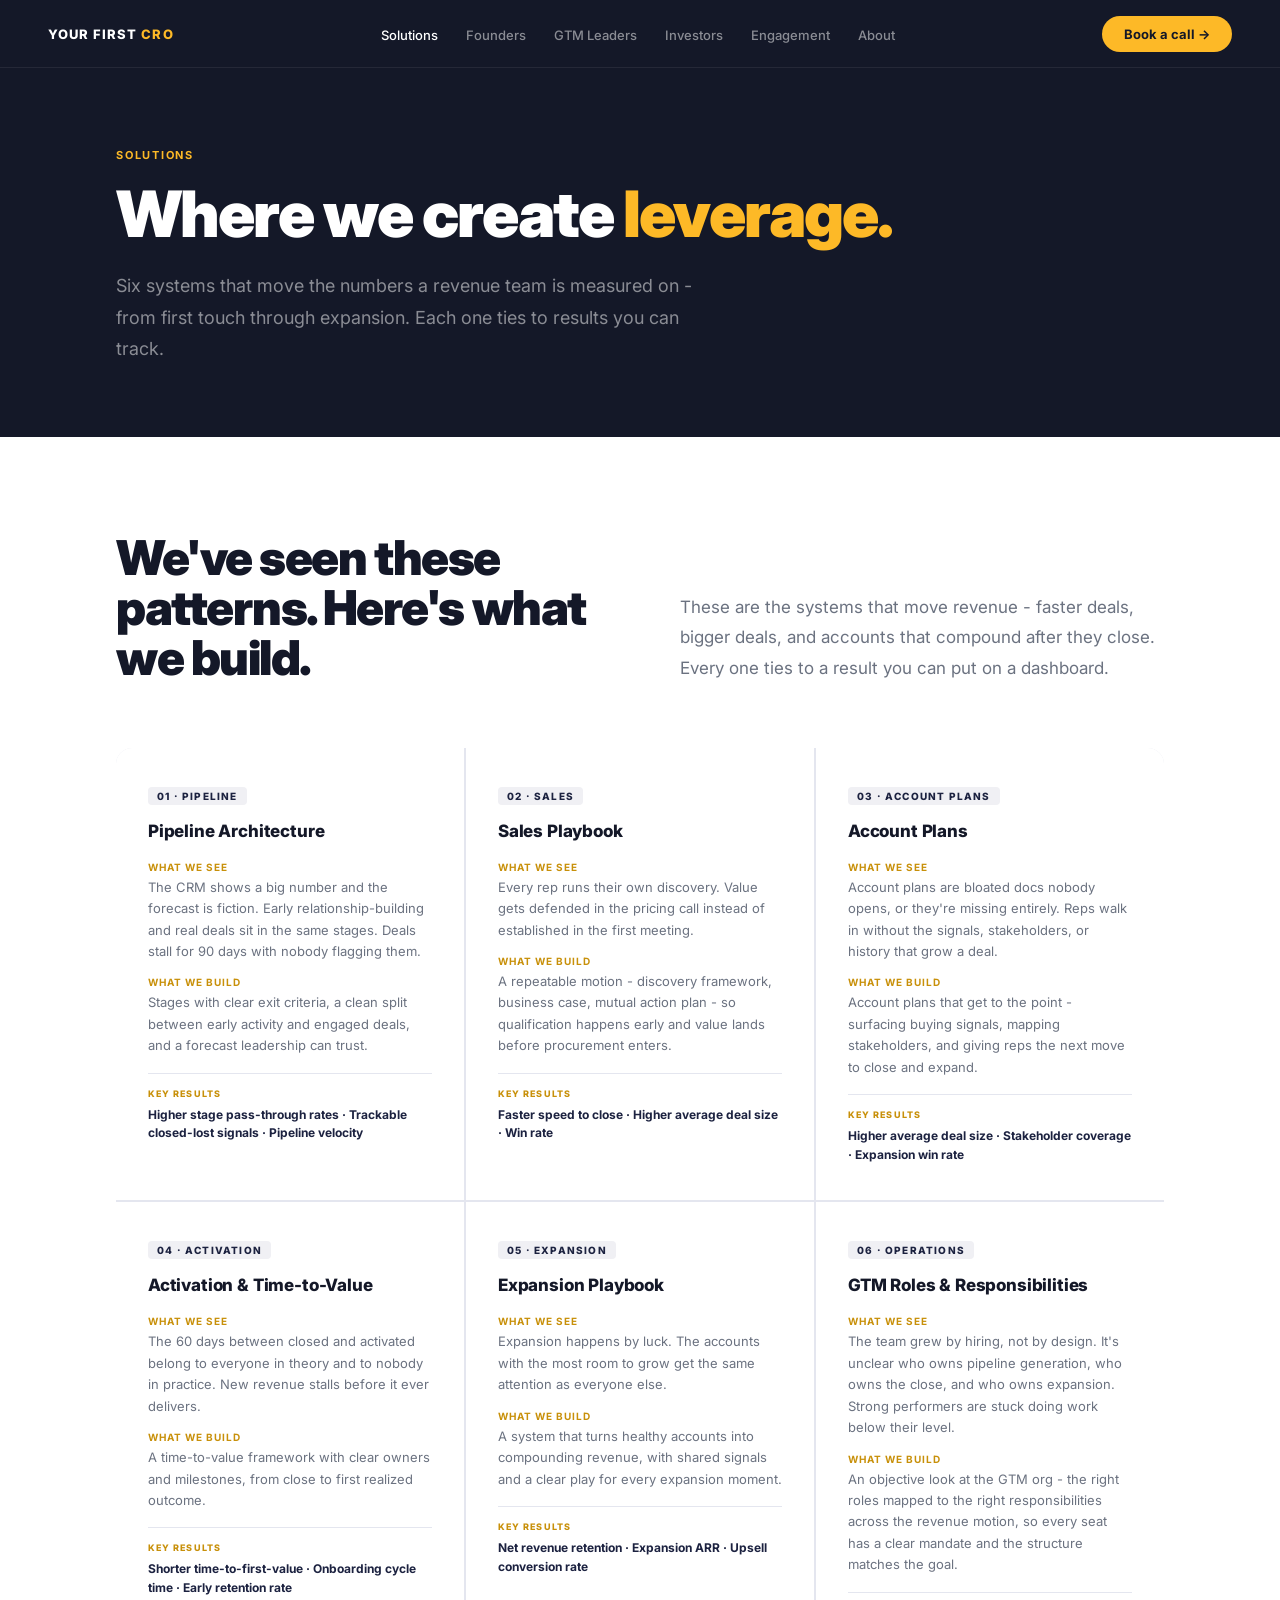
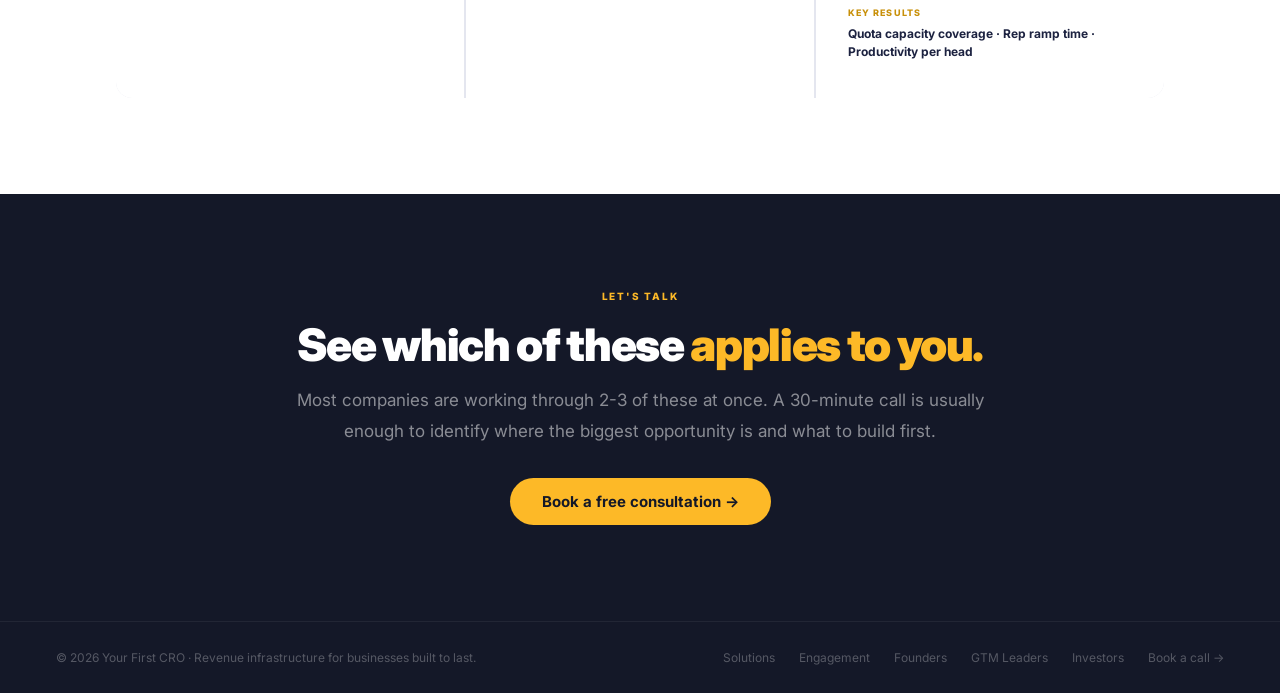
<file: solutions.html>
<!DOCTYPE html>
<html lang="en">
<head>
  <meta charset="UTF-8" />
  <meta name="viewport" content="width=device-width, initial-scale=1.0" />
  <title>Solutions — Your First CRO</title>
  <link rel="preconnect" href="https://fonts.googleapis.com" />
  <link rel="preconnect" href="https://fonts.gstatic.com" crossorigin />
  <link href="https://fonts.googleapis.com/css2?family=Inter:wght@300;400;500;600;700;800;900&display=swap" rel="stylesheet" />
  <style>
    *, *::before, *::after { box-sizing: border-box; margin: 0; padding: 0; }
    :root {
      --dark:    #141828;
      --dark2:   #1C2240;
      --white:   #FFFFFF;
      --offwhite:#F8F8FA;
      --light2:  #F0F0F4;
      --text:    #141828;
      --muted:   #6B7280;
      --border:  #E4E6EF;
      --gold:    #FDB927;
      --gold-dk: #C8900A;
    }
    html { scroll-behavior: smooth; }
    body { background: var(--white); color: var(--text); font-family: 'Inter', sans-serif; -webkit-font-smoothing: antialiased; }

    /* -- NAV -- */
    nav {
      position: fixed; top: 0; left: 0; right: 0; z-index: 100;
      display: flex; align-items: center; justify-content: space-between;
      padding: 0 48px; height: 68px;
      background: var(--dark); border-bottom: 1px solid rgba(255,255,255,.07);
    }
    .logo { font-size: 13px; font-weight: 800; letter-spacing: .08em; text-transform: uppercase; color: #fff; text-decoration: none; }
    .logo em { font-style: normal; color: var(--gold); }
    .nav-links { display: flex; gap: 28px; list-style: none; }
    .nav-links a { font-size: 13px; font-weight: 500; color: rgba(255,255,255,.5); text-decoration: none; transition: color .2s; }
    .nav-links a:hover, .nav-links a.active { color: #fff; }
    .pill { display: inline-flex; align-items: center; gap: 6px; padding: 10px 22px; border-radius: 999px; font-size: 13px; font-weight: 700; text-decoration: none; transition: all .2s; }
    .pill-gold { background: var(--gold); color: var(--dark); }
    .pill-gold:hover { background: var(--gold-dk); color: #fff; transform: translateY(-1px); }

    /* -- PAGE HERO -- */
    .page-hero { background: var(--dark); padding-top: 68px; }
    .page-hero-inner { max-width: 1160px; margin: 0 auto; padding: 80px 56px 72px; }
    .page-kicker { font-size: 11px; font-weight: 700; letter-spacing: .16em; text-transform: uppercase; color: var(--gold); margin-bottom: 20px; }
    .page-hero h1 { font-size: clamp(38px, 5vw, 68px); font-weight: 900; line-height: 1.0; letter-spacing: -.03em; color: #fff; margin-bottom: 24px; }
    .page-hero h1 em { font-style: normal; color: var(--gold); }
    .page-hero-sub { font-size: 18px; color: rgba(255,255,255,.5); line-height: 1.75; max-width: 580px; }

    /* -- SECTION -- */
    .wrap { max-width: 1160px; margin: 0 auto; padding: 96px 56px; }
    .section-kicker { font-size: 10px; font-weight: 800; letter-spacing: .18em; text-transform: uppercase; color: var(--gold-dk); margin-bottom: 16px; }

    /* -- LEVERAGE GRID -- */
    .lev-grid { display: grid; grid-template-columns: repeat(3, 1fr); gap: 2px; background: var(--border); border-radius: 16px; overflow: hidden; }
    .lev-card { background: var(--white); padding: 36px 32px; transition: background .2s; }
    .lev-card:hover { background: #F5F5FA; }
    .lev-num { font-size: 10px; font-weight: 800; letter-spacing: .12em; text-transform: uppercase; color: var(--dark2); background: var(--light2); display: inline-block; padding: 3px 9px; border-radius: 4px; margin-bottom: 16px; }
    .lev-card h3 { font-size: 17px; font-weight: 800; color: var(--text); margin-bottom: 20px; letter-spacing: -.01em; }
    .lev-row-lbl { font-size: 10px; font-weight: 700; letter-spacing: .1em; text-transform: uppercase; color: var(--gold-dk); margin-bottom: 4px; }
    .lev-row-txt { font-size: 13px; color: var(--muted); line-height: 1.65; margin-bottom: 14px; }
    .lev-impact { margin-top: 16px; padding-top: 14px; border-top: 1px solid var(--border); }
    .lev-kr-lbl { font-size: 9px; font-weight: 800; letter-spacing: .12em; text-transform: uppercase; color: var(--gold-dk); margin-bottom: 7px; }
    .lev-kr-val { font-size: 12px; font-weight: 700; color: var(--dark2); line-height: 1.55; }

    /* -- CTA CARD (fills 6th grid cell) -- */
    .lev-card.lev-cta { background: var(--dark); display: flex; flex-direction: column; justify-content: center; }
    .lev-card.lev-cta:hover { background: var(--dark2); }
    .lev-cta h3 { font-size: 22px; font-weight: 900; color: #fff; letter-spacing: -.02em; line-height: 1.15; margin-bottom: 12px; }
    .lev-cta h3 em { font-style: normal; color: var(--gold); }
    .lev-cta p { font-size: 13px; color: rgba(255,255,255,.55); line-height: 1.7; margin-bottom: 22px; }

    /* -- INTRO BLOCK -- */
    .lev-intro { display: grid; grid-template-columns: 1fr 1fr; gap: 80px; align-items: end; margin-bottom: 64px; }
    .lev-intro h2 { font-size: clamp(30px, 3.8vw, 48px); font-weight: 900; line-height: 1.05; letter-spacing: -.03em; }
    .lev-intro p { font-size: 17px; color: var(--muted); line-height: 1.8; }

    /* -- CTA -- */
    .cta-wrap { background: var(--dark); padding: 96px 56px; text-align: center; }
    .cta-inner { max-width: 720px; margin: 0 auto; }
    .cta-inner h2 { font-size: clamp(28px, 3.5vw, 48px); font-weight: 900; line-height: 1.05; letter-spacing: -.03em; color: #fff; margin-bottom: 16px; }
    .cta-inner h2 em { font-style: normal; color: var(--gold); }
    .cta-inner p { font-size: 17px; color: rgba(255,255,255,.5); line-height: 1.8; margin-bottom: 32px; }
    .section-kicker-light { color: var(--gold); }

    /* -- FOOTER -- */
    footer { background: var(--dark); padding: 28px 56px; display: flex; align-items: center; justify-content: space-between; border-top: 1px solid rgba(255,255,255,.06); }
    footer p { font-size: 12px; color: rgba(255,255,255,.28); }
    .footer-links { display: flex; gap: 24px; }
    .footer-links a { font-size: 12px; color: rgba(255,255,255,.28); text-decoration: none; transition: color .2s; }
    .footer-links a:hover { color: var(--gold); }

    /* -- MOBILE -- */
    @media (max-width: 768px) {
      nav { padding: 0 20px; }
      .nav-links { display: none; }
      .page-hero-inner, .wrap { padding: 56px 24px; }
      .lev-grid { grid-template-columns: 1fr; }
      .lev-intro { grid-template-columns: 1fr; gap: 32px; }
      .cta-wrap { padding: 56px 24px; }
      footer { flex-direction: column; gap: 8px; text-align: center; padding: 24px; }
      .footer-links { flex-direction: column; gap: 8px; align-items: center; }
    }
  </style>
  <link rel="stylesheet" href="mobile.css" />
</head>
<body>

<!-- NAV -->
<nav>
  <a href="/" class="logo">Your First <em>CRO</em></a>
  <ul class="nav-links">
    <li><a href="solutions.html" class="active">Solutions</a></li>
    <li><a href="founders.html">Founders</a></li>
    <li><a href="gtm-leaders.html">GTM Leaders</a></li>
    <li><a href="investors.html">Investors</a></li>
    <li><a href="engagement.html">Engagement</a></li>
    <li><a href="about.html">About</a></li>
  </ul>
  <a href="book.html" class="pill pill-gold">Book a call →</a>
  <button class="nav-hamburger" id="hamburger" aria-label="Open menu">
    <span></span><span></span><span></span>
  </button>
</nav>

<!-- PAGE HERO -->
<div class="page-hero">
  <div class="page-hero-inner">
    <div class="page-kicker">Solutions</div>
    <h1>Where we create <em>leverage.</em></h1>
    <p class="page-hero-sub">Six systems that move the numbers a revenue team is measured on - from first touch through expansion. Each one ties to results you can track.</p>
  </div>
</div>

<!-- LEVERAGE GRID -->
<section>
  <div class="wrap">
    <div class="lev-intro">
      <h2>We've seen these patterns. Here's what we build.</h2>
      <p>These are the systems that move revenue - faster deals, bigger deals, and accounts that compound after they close. Every one ties to a result you can put on a dashboard.</p>
    </div>
    <div class="lev-grid">
      <div class="lev-card">
        <div class="lev-num">01 · Pipeline</div>
        <h3>Pipeline Architecture</h3>
        <div class="lev-row-lbl">What we see</div>
        <div class="lev-row-txt">The CRM shows a big number and the forecast is fiction. Early relationship-building and real deals sit in the same stages. Deals stall for 90 days with nobody flagging them.</div>
        <div class="lev-row-lbl">What we build</div>
        <div class="lev-row-txt">Stages with clear exit criteria, a clean split between early activity and engaged deals, and a forecast leadership can trust.</div>
        <div class="lev-impact">
          <div class="lev-kr-lbl">Key Results</div>
          <div class="lev-kr-val">Higher stage pass-through rates · Trackable closed-lost signals · Pipeline velocity</div>
        </div>
      </div>
      <div class="lev-card">
        <div class="lev-num">02 · Sales</div>
        <h3>Sales Playbook</h3>
        <div class="lev-row-lbl">What we see</div>
        <div class="lev-row-txt">Every rep runs their own discovery. Value gets defended in the pricing call instead of established in the first meeting.</div>
        <div class="lev-row-lbl">What we build</div>
        <div class="lev-row-txt">A repeatable motion - discovery framework, business case, mutual action plan - so qualification happens early and value lands before procurement enters.</div>
        <div class="lev-impact">
          <div class="lev-kr-lbl">Key Results</div>
          <div class="lev-kr-val">Faster speed to close · Higher average deal size · Win rate</div>
        </div>
      </div>
      <div class="lev-card">
        <div class="lev-num">03 · Account Plans</div>
        <h3>Account Plans</h3>
        <div class="lev-row-lbl">What we see</div>
        <div class="lev-row-txt">Account plans are bloated docs nobody opens, or they're missing entirely. Reps walk in without the signals, stakeholders, or history that grow a deal.</div>
        <div class="lev-row-lbl">What we build</div>
        <div class="lev-row-txt">Account plans that get to the point - surfacing buying signals, mapping stakeholders, and giving reps the next move to close and expand.</div>
        <div class="lev-impact">
          <div class="lev-kr-lbl">Key Results</div>
          <div class="lev-kr-val">Higher average deal size · Stakeholder coverage · Expansion win rate</div>
        </div>
      </div>
      <div class="lev-card">
        <div class="lev-num">04 · Activation</div>
        <h3>Activation &amp; Time-to-Value</h3>
        <div class="lev-row-lbl">What we see</div>
        <div class="lev-row-txt">The 60 days between closed and activated belong to everyone in theory and to nobody in practice. New revenue stalls before it ever delivers.</div>
        <div class="lev-row-lbl">What we build</div>
        <div class="lev-row-txt">A time-to-value framework with clear owners and milestones, from close to first realized outcome.</div>
        <div class="lev-impact">
          <div class="lev-kr-lbl">Key Results</div>
          <div class="lev-kr-val">Shorter time-to-first-value · Onboarding cycle time · Early retention rate</div>
        </div>
      </div>
      <div class="lev-card">
        <div class="lev-num">05 · Expansion</div>
        <h3>Expansion Playbook</h3>
        <div class="lev-row-lbl">What we see</div>
        <div class="lev-row-txt">Expansion happens by luck. The accounts with the most room to grow get the same attention as everyone else.</div>
        <div class="lev-row-lbl">What we build</div>
        <div class="lev-row-txt">A system that turns healthy accounts into compounding revenue, with shared signals and a clear play for every expansion moment.</div>
        <div class="lev-impact">
          <div class="lev-kr-lbl">Key Results</div>
          <div class="lev-kr-val">Net revenue retention · Expansion ARR · Upsell conversion rate</div>
        </div>
      </div>
      <div class="lev-card">
        <div class="lev-num">06 · Operations</div>
        <h3>GTM Roles &amp; Responsibilities</h3>
        <div class="lev-row-lbl">What we see</div>
        <div class="lev-row-txt">The team grew by hiring, not by design. It's unclear who owns pipeline generation, who owns the close, and who owns expansion. Strong performers are stuck doing work below their level.</div>
        <div class="lev-row-lbl">What we build</div>
        <div class="lev-row-txt">An objective look at the GTM org - the right roles mapped to the right responsibilities across the revenue motion, so every seat has a clear mandate and the structure matches the goal.</div>
        <div class="lev-impact">
          <div class="lev-kr-lbl">Key Results</div>
          <div class="lev-kr-val">Quota capacity coverage · Rep ramp time · Productivity per head</div>
        </div>
      </div>
    </div>
  </div>
</section>

<!-- CTA -->
<section>
  <div class="cta-wrap">
    <div class="cta-inner">
      <div class="section-kicker section-kicker-light" style="margin-bottom:20px;">Let's talk</div>
      <h2>See which of these <em>applies to you.</em></h2>
      <p>Most companies are working through 2-3 of these at once. A 30-minute call is usually enough to identify where the biggest opportunity is and what to build first.</p>
      <a href="book.html" class="pill pill-gold" style="font-size:15px;padding:14px 32px;">Book a free consultation →</a>
    </div>
  </div>
</section>

<!-- FOOTER -->
<footer>
  <p>© 2026 Your First CRO · Revenue infrastructure for businesses built to last.</p>
  <div class="footer-links">
    <a href="solutions.html">Solutions</a>
    <a href="engagement.html">Engagement</a>
    <a href="founders.html">Founders</a>
    <a href="gtm-leaders.html">GTM Leaders</a>
    <a href="investors.html">Investors</a>
    <a href="book.html">Book a call →</a>
  </div>
</footer>

<!-- MOBILE NAV DRAWER -->
<div class="nav-drawer" id="navDrawer">
  <a href="/">Home</a>
  <a href="solutions.html">Solutions</a>
  <a href="founders.html">Founders</a>
  <a href="gtm-leaders.html">GTM Leaders</a>
  <a href="investors.html">Investors</a>
  <a href="engagement.html">Engagement</a>
  <a href="about.html">About</a>
  <a href="book.html">Book a free call →</a>
</div>
<script>
  var btn = document.getElementById("hamburger");
  var drawer = document.getElementById("navDrawer");
  btn.addEventListener("click", function() {
    btn.classList.toggle("open");
    drawer.classList.toggle("open");
  });
  drawer.querySelectorAll("a").forEach(function(a) {
    a.addEventListener("click", function() {
      btn.classList.remove("open");
      drawer.classList.remove("open");
    });
  });
</script>
</body>
</html>
</file>
<file: mobile.css>
/*
  mobile.css — shared responsive overrides for yourfirstcro.com
  Applied to every page. Desktop styles live in each page's <style> block.
  Mobile-first breakpoints: 375 / 768 / 1024
*/

/* ─── GLOBAL TOUCH OPTIMIZATION ─────────────────────────────── */
a, button, [role="button"] {
  touch-action: manipulation; /* kills 300ms tap delay */
  -webkit-tap-highlight-color: transparent;
}

/* ─── NAV ────────────────────────────────────────────────────── */
@media (max-width: 768px) {
  nav {
    padding: 0 20px;
    height: 60px;
  }
  .nav-links {
    display: none; /* hamburger TODO - for now logo + CTA only */
  }
  .logo {
    font-size: 12px;
  }
  /* CTA pill in nav — make it easier to tap */
  nav .pill {
    padding: 10px 18px;
    font-size: 12px;
    min-height: 44px;
    display: flex;
    align-items: center;
  }
}

/* ─── HERO (index) ───────────────────────────────────────────── */
@media (max-width: 768px) {
  .hero {
    grid-template-columns: 1fr;
    min-height: auto;
    padding-top: 60px;
  }
  .hero-left {
    padding: 52px 24px 36px;
  }
  .hero h1 {
    font-size: 38px;
    letter-spacing: -.025em;
    margin-bottom: 20px;
  }
  .hero-sub {
    font-size: 16px;
    line-height: 1.7;
    margin-bottom: 32px;
  }
  .hero-actions {
    flex-direction: column;
    gap: 10px;
  }
  .hero-actions .pill {
    min-height: 52px;
    font-size: 15px;
    justify-content: center;
  }
  .hero-right {
    border-left: none;
    border-top: 1px solid rgba(255,255,255,.07);
    padding: 36px 24px 48px;
  }
  .hero-right-label {
    font-size: 12px;
    margin-bottom: 24px;
  }
  .trigger-row {
    padding: 16px 0;
    gap: 14px;
  }
  .t-text {
    font-size: 15px;
    line-height: 1.5;
  }
}

/* ─── TICKER ─────────────────────────────────────────────────── */
@media (max-width: 768px) {
  .ticker-item {
    font-size: 11px;
    padding: 0 20px;
  }
}

/* ─── STATS ROW ──────────────────────────────────────────────── */
@media (max-width: 768px) {
  .stats-row {
    grid-template-columns: 1fr 1fr;
  }
  .stat-block {
    padding: 32px 20px;
    border-right: none;
    border-bottom: 1px solid var(--border);
  }
  .stat-block:nth-child(odd) {
    border-right: 1px solid var(--border);
  }
  .stat-block:nth-last-child(-n+2) {
    border-bottom: none;
  }
  .stat-num {
    font-size: 36px;
    margin-bottom: 8px;
  }
  .stat-label {
    font-size: 13px;
    margin-bottom: 4px;
  }
  .stat-desc {
    font-size: 13px;
    line-height: 1.55;
  }
}

/* ─── SECTION WRAPPERS ───────────────────────────────────────── */
@media (max-width: 768px) {
  .wrap, .wrap-sm {
    padding: 56px 20px;
  }
  .section-kicker {
    font-size: 11px;
    margin-bottom: 12px;
  }
  .section-h2 {
    font-size: 28px;
  }
}

/* ─── PROBLEM SECTION ────────────────────────────────────────── */
@media (max-width: 768px) {
  .problem-grid {
    grid-template-columns: 1fr;
    gap: 20px;
  }
  .problem-card {
    padding: 24px 20px;
  }
  .problem-card p {
    font-size: 15px;
    line-height: 1.75;
  }
}

/* ─── FUNNEL ─────────────────────────────────────────────────── */
@media (max-width: 768px) {
  .funnel-container {
    overflow: hidden;
    padding: 16px 12px 12px;
  }
  .funnel-svg {
    transform: scale(1.55);
    transform-origin: center center;
    margin: 16px 0;
  }
}

/* ─── LEVERAGE GRID (solutions page) ────────────────────────── */
@media (max-width: 768px) {
  .lev-grid {
    grid-template-columns: 1fr;
  }
  .lev-intro {
    grid-template-columns: 1fr;
    gap: 24px;
    margin-bottom: 40px;
  }
  .lev-intro h2 {
    font-size: 26px;
  }
  .lev-intro p {
    font-size: 15px;
  }
  .lev-card {
    padding: 28px 24px;
  }
  .lev-num {
    font-size: 10px;
  }
  .lev-card h3 {
    font-size: 16px;
    margin-bottom: 16px;
  }
  .lev-row-lbl {
    font-size: 10px;
  }
  .lev-row-txt {
    font-size: 14px;
    line-height: 1.6;
  }
  .lev-impact {
    font-size: 11px;
  }
}

/* ─── ENGAGEMENT GRID ────────────────────────────────────────── */
@media (max-width: 768px) {
  .eng-grid {
    grid-template-columns: 1fr;
  }
  .eng-card {
    padding: 36px 24px;
  }
  .eng-card h3 {
    font-size: 28px;
  }
  .eng-card p {
    font-size: 15px;
  }
  .eng-fee {
    font-size: 14px;
  }
  .eng-item {
    font-size: 14px;
  }
}

/* ─── HOW IT WORKS ───────────────────────────────────────────── */
@media (max-width: 768px) {
  .how-grid {
    grid-template-columns: 1fr;
    gap: 40px;
  }
  .how-h2 {
    font-size: 24px;
  }
  .how-sub {
    font-size: 15px;
  }
  .step-body h4 {
    font-size: 15px;
  }
  .step-body p {
    font-size: 14px;
  }
}

/* ─── PAGE HERO (sub-pages) ──────────────────────────────────── */
@media (max-width: 768px) {
  .page-hero {
    min-height: auto;
  }
  .page-hero-inner {
    padding: 56px 20px 48px;
  }
  .page-kicker {
    font-size: 11px;
    margin-bottom: 14px;
  }
  .page-hero h1 {
    font-size: 34px;
    letter-spacing: -.025em;
    margin-bottom: 20px;
    max-width: none;
  }
  .page-hero-sub {
    font-size: 16px;
    line-height: 1.7;
    max-width: none;
    margin-bottom: 32px;
  }
  .hero-actions {
    flex-direction: column;
    gap: 10px;
  }
  .hero-actions .pill,
  .hero-actions .pill-gold,
  .hero-actions .pill-outline-light {
    min-height: 52px;
    font-size: 15px;
    justify-content: center;
    text-align: center;
    display: flex;
    align-items: center;
    border-radius: 999px;
  }
}

/* ─── MOMENT / SIGNAL / PHASE GRIDS ─────────────────────────── */
@media (max-width: 768px) {
  .moment-grid,
  .signal-grid,
  .phase-grid {
    grid-template-columns: 1fr;
  }
  .moment-card,
  .signal-card,
  .phase-card {
    padding: 28px 24px;
  }
  .moment-card h3,
  .signal-card h3,
  .phase-card h3 {
    font-size: 16px;
  }
  .moment-card p,
  .signal-card p,
  .phase-card p {
    font-size: 14px;
    line-height: 1.65;
  }
  .moment-icon {
    font-size: 24px;
    margin-bottom: 12px;
  }
}

/* ─── BUILD / HELP LISTS ─────────────────────────────────────── */
@media (max-width: 768px) {
  .build-grid,
  .help-grid {
    grid-template-columns: 1fr;
    gap: 36px;
  }
  .build-h2,
  .help-h2 {
    font-size: 24px;
  }
  .build-sub,
  .help-sub {
    font-size: 15px;
  }
  .build-item,
  .help-item {
    padding: 20px 20px;
    gap: 14px;
  }
  .build-text h4,
  .help-text h4 {
    font-size: 14px;
  }
  .build-text p,
  .help-text p {
    font-size: 13px;
  }
}

/* ─── STATS ROW (investors) ──────────────────────────────────── */
@media (max-width: 768px) {
  .stats-row.dark-stats {
    grid-template-columns: 1fr;
  }
  .stats-row.dark-stats .stat-block {
    border-right: none;
    border-bottom: 1px solid rgba(255,255,255,.08);
    padding: 36px 24px;
  }
  .stats-row.dark-stats .stat-block:last-child {
    border-bottom: none;
  }
}

/* ─── ABOUT GRID ─────────────────────────────────────────────── */
@media (max-width: 768px) {
  .about-grid {
    grid-template-columns: 1fr;
    gap: 36px;
  }
  .about-bio p {
    font-size: 15px;
    line-height: 1.8;
    margin-bottom: 20px;
  }
  .about-name {
    font-size: 22px;
  }
  .about-email {
    font-size: 13px;
    margin-bottom: 28px;
  }
  .about-sidebar {
    padding: 28px 24px;
  }
  .about-row-value {
    font-size: 14px;
  }
}

/* ─── WHY GRID (about page) ──────────────────────────────────── */
@media (max-width: 768px) {
  .why-grid {
    grid-template-columns: 1fr;
    gap: 36px;
  }
  .why-h2 {
    font-size: 24px;
    margin-bottom: 14px;
  }
  .why-body p {
    font-size: 15px;
    line-height: 1.75;
  }
  .why-card {
    padding: 24px 20px;
  }
  .why-card p {
    font-size: 14px;
    line-height: 1.65;
  }
}

/* ─── QUOTE BLOCK ────────────────────────────────────────────── */
@media (max-width: 768px) {
  .quote-block {
    padding: 36px 24px;
    border-radius: 12px;
  }
  .quote-text {
    font-size: 18px;
    line-height: 1.55;
    margin-bottom: 20px;
  }
  .quote-attr {
    font-size: 13px;
  }
}

/* ─── DIFF CARD ──────────────────────────────────────────────── */
@media (max-width: 768px) {
  .diff-card {
    padding: 24px 20px;
  }
  .diff-card p {
    font-size: 15px;
    line-height: 1.8;
  }
}

/* ─── CTA SECTION ────────────────────────────────────────────── */
@media (max-width: 768px) {
  .cta-wrap {
    padding: 64px 20px;
  }
  .cta-inner h2 {
    font-size: 28px;
    margin-bottom: 14px;
  }
  .cta-inner p {
    font-size: 16px;
    line-height: 1.7;
    margin-bottom: 28px;
  }
  .cta-inner .pill,
  .cta-inner .pill-gold {
    min-height: 52px;
    font-size: 15px;
    padding: 14px 28px;
  }
}

/* ─── FOOTER ─────────────────────────────────────────────────── */
@media (max-width: 768px) {
  footer {
    flex-direction: column;
    gap: 20px;
    text-align: center;
    padding: 32px 20px;
  }
  footer p {
    font-size: 13px;
    color: rgba(255,255,255,.4);
  }
  .footer-links {
    flex-wrap: wrap;
    justify-content: center;
    gap: 16px 20px;
  }
  .footer-links a {
    font-size: 13px;
    color: rgba(255,255,255,.4);
    min-height: 44px;
    display: flex;
    align-items: center;
  }
}

/* ─── BOOK PAGE ──────────────────────────────────────────────── */
@media (max-width: 768px) {
  .page-wrap {
    grid-template-columns: 1fr;
    gap: 36px;
    padding: 40px 20px 72px;
  }
  .form-card {
    padding: 28px 20px;
  }
  .left h1 {
    font-size: 30px;
  }
  .left-body {
    font-size: 15px;
    margin-bottom: 32px;
  }
  .expect-text {
    font-size: 14px;
  }
  .field label {
    font-size: 11px;
  }
  .field input,
  .field textarea,
  .field select {
    font-size: 16px; /* prevent iOS zoom on focus */
    min-height: 52px;
  }
  .field textarea {
    min-height: 120px;
  }
  .submit-btn {
    min-height: 52px;
    font-size: 15px;
  }
}

/* ─── INVESTORS STATS (dark bg, no .dark-stats class) ───────── */
@media (max-width: 768px) {
  .sec-offwhite .stats-row {
    grid-template-columns: 1fr;
    border-radius: 12px;
  }
  .sec-offwhite .stat-block {
    border-right: none;
    border-bottom: 1px solid rgba(255,255,255,.08);
    padding: 36px 24px;
  }
  .sec-offwhite .stat-block:last-child {
    border-bottom: none;
  }
}

/* ─── GLOBAL PILL TOUCH TARGETS ──────────────────────────────── */
@media (max-width: 768px) {
  .pill,
  .pill-gold,
  .pill-outline,
  .pill-outline-light {
    min-height: 48px;
    display: inline-flex;
    align-items: center;
    touch-action: manipulation;
  }
}

/* ─── MOBILE HAMBURGER NAV ───────────────────────────────────── */
.nav-hamburger {
  display: none;
  flex-direction: column;
  justify-content: center;
  gap: 5px;
  width: 44px;
  height: 44px;
  background: none;
  border: none;
  cursor: pointer;
  padding: 4px;
  touch-action: manipulation;
}
.nav-hamburger span {
  display: block;
  width: 22px;
  height: 2px;
  background: rgba(255,255,255,.7);
  border-radius: 2px;
  transition: all .25s ease;
}

/* Mobile drawer */
.nav-drawer {
  display: none;
  position: fixed;
  top: 60px;
  left: 0; right: 0;
  background: #0E1220;
  border-bottom: 1px solid rgba(255,255,255,.1);
  z-index: 99;
  padding: 16px 20px 24px;
  transform: translateY(-8px);
  opacity: 0;
  transition: all .25s ease;
  pointer-events: none;
}
.nav-drawer.open {
  opacity: 1;
  transform: translateY(0);
  pointer-events: all;
}
.nav-drawer a {
  display: block;
  padding: 14px 0;
  font-size: 16px;
  font-weight: 600;
  color: rgba(255,255,255,.65);
  text-decoration: none;
  border-bottom: 1px solid rgba(255,255,255,.06);
  transition: color .15s;
}
.nav-drawer a:last-child {
  border-bottom: none;
  margin-top: 8px;
  color: var(--gold);
  font-weight: 700;
}
.nav-drawer a:hover { color: #fff; }

/* Hamburger open state */
.nav-hamburger.open span:nth-child(1) { transform: translateY(7px) rotate(45deg); }
.nav-hamburger.open span:nth-child(2) { opacity: 0; transform: scaleX(0); }
.nav-hamburger.open span:nth-child(3) { transform: translateY(-7px) rotate(-45deg); }

@media (max-width: 768px) {
  .nav-hamburger { display: flex; }
  nav .pill-gold { display: none; } /* replaced by drawer CTA */
  .nav-drawer { display: block; }
}
</file>
